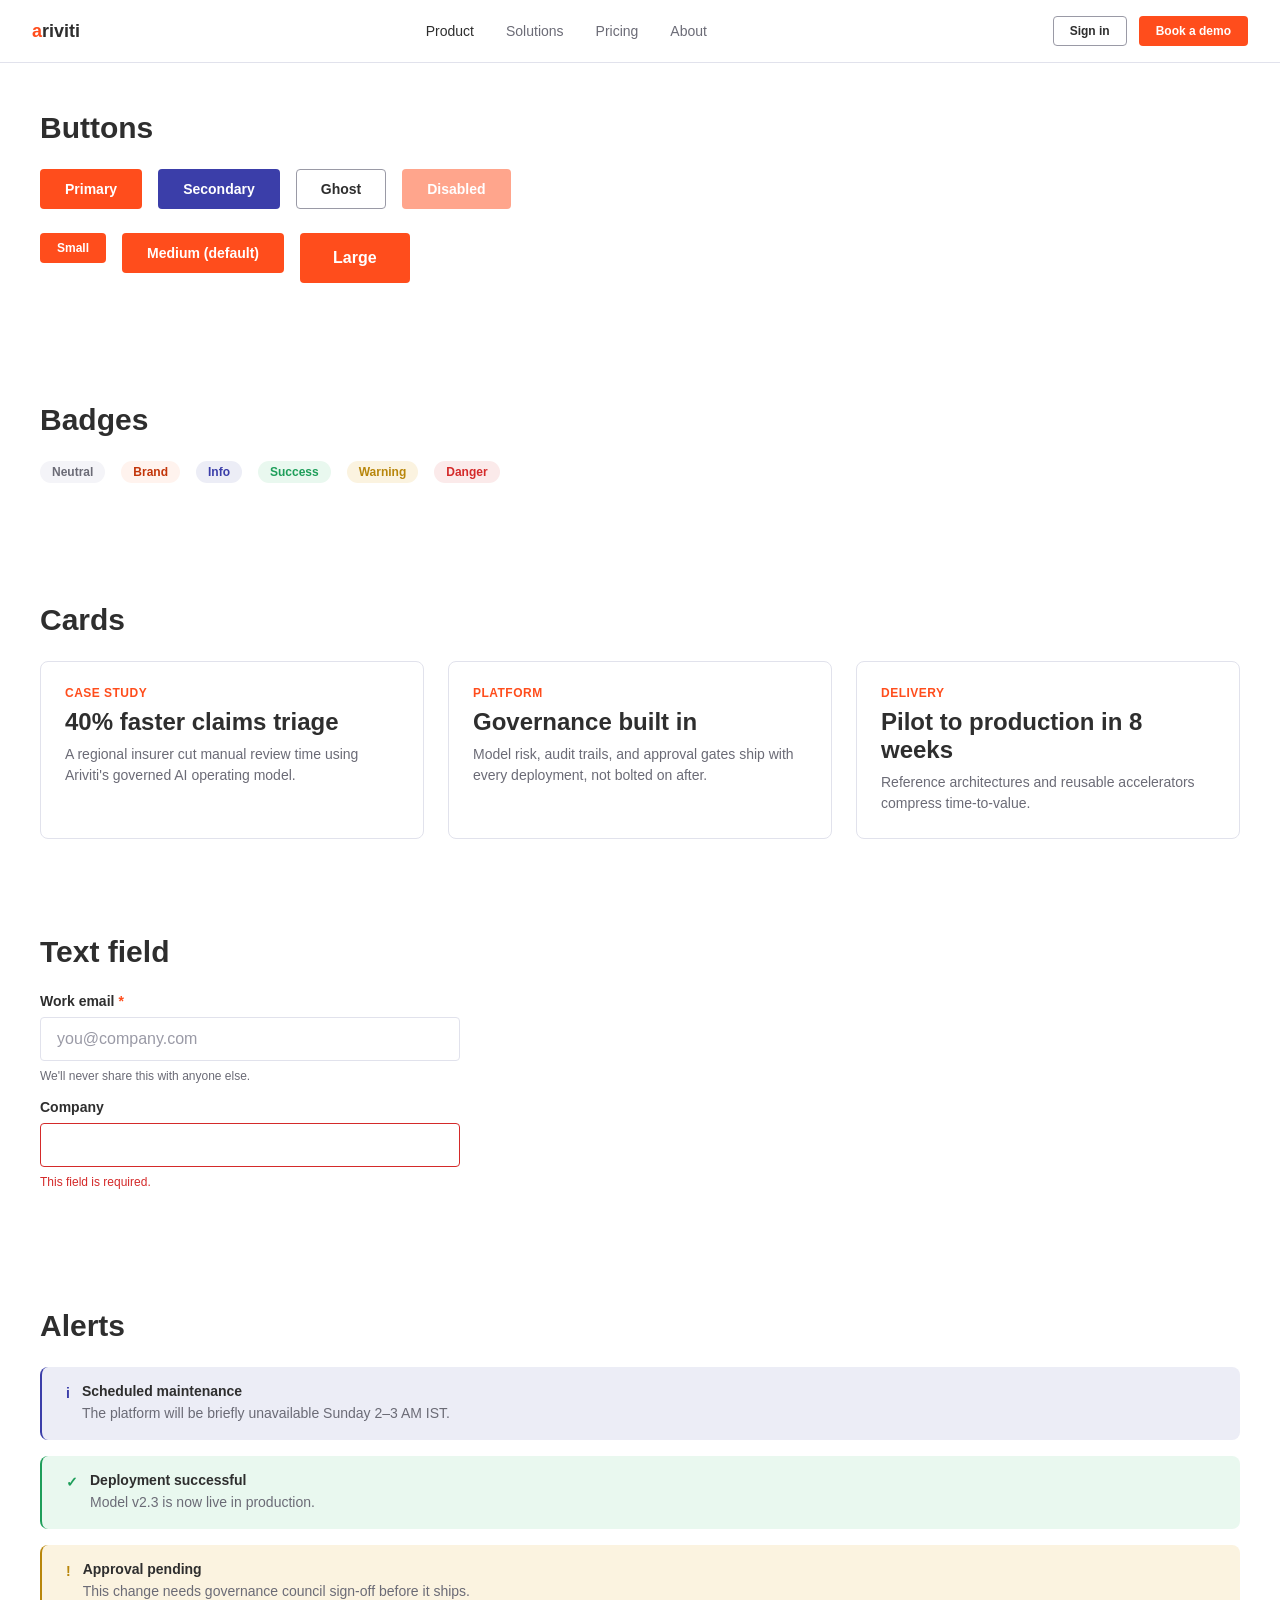
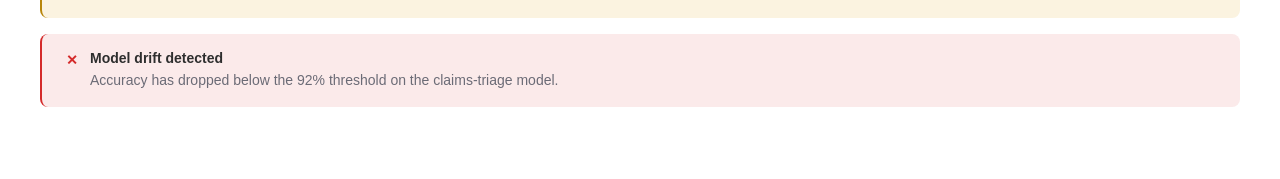
<file: 03_MOLECULE_Templates/WEB/demo/index.html>
<!DOCTYPE html>
<html lang="en">
<head>
<meta charset="UTF-8">
<title>Ariviti Component Library — Demo</title>
<link rel="stylesheet" href="../tokens/tokens.css">
<link rel="stylesheet" href="../tokens/components.css">
<style>
  body { margin: 0; font-family: var(--font-body); background: var(--color-bg-page); color: var(--color-text-primary); }
  .demo-section { max-width: var(--container-max); margin: 0 auto; padding: var(--space-7) var(--space-6); }
  .demo-section h2 { font-family: var(--font-display); font-size: var(--font-size-2xl); margin: 0 0 var(--space-5) 0; }
  .demo-row { display: flex; gap: var(--space-4); align-items: flex-start; flex-wrap: wrap; margin-bottom: var(--space-5); }
  .demo-grid { display: grid; grid-template-columns: repeat(3, 1fr); gap: var(--space-5); }
  .demo-note { font-size: var(--font-size-xs); color: var(--color-text-muted); margin: var(--space-2) 0 0 0; }
</style>
</head>
<body>

  <div class="ar-nav">
    <a class="ar-nav__brand" href="#"><span class="ar-nav__brand-accent">a</span>riviti</a>
    <ul class="ar-nav__links">
      <li><a class="ar-nav__link" href="#" aria-current="page">Product</a></li>
      <li><a class="ar-nav__link" href="#">Solutions</a></li>
      <li><a class="ar-nav__link" href="#">Pricing</a></li>
      <li><a class="ar-nav__link" href="#">About</a></li>
    </ul>
    <div class="ar-nav__actions">
      <a class="ar-btn ar-btn--ghost ar-btn--sm" href="#">Sign in</a>
      <a class="ar-btn ar-btn--primary ar-btn--sm" href="#">Book a demo</a>
    </div>
  </div>

  <div class="demo-section">
    <h2>Buttons</h2>
    <div class="demo-row">
      <button class="ar-btn ar-btn--primary">Primary</button>
      <button class="ar-btn ar-btn--secondary">Secondary</button>
      <button class="ar-btn ar-btn--ghost">Ghost</button>
      <button class="ar-btn ar-btn--primary" disabled>Disabled</button>
    </div>
    <div class="demo-row">
      <button class="ar-btn ar-btn--primary ar-btn--sm">Small</button>
      <button class="ar-btn ar-btn--primary">Medium (default)</button>
      <button class="ar-btn ar-btn--primary ar-btn--lg">Large</button>
    </div>
  </div>

  <div class="demo-section">
    <h2>Badges</h2>
    <div class="demo-row">
      <span class="ar-badge ar-badge--neutral">Neutral</span>
      <span class="ar-badge ar-badge--brand">Brand</span>
      <span class="ar-badge ar-badge--info">Info</span>
      <span class="ar-badge ar-badge--success">Success</span>
      <span class="ar-badge ar-badge--warning">Warning</span>
      <span class="ar-badge ar-badge--danger">Danger</span>
    </div>
  </div>

  <div class="demo-section">
    <h2>Cards</h2>
    <div class="demo-grid">
      <div class="ar-card ar-card--interactive">
        <p class="ar-card__eyebrow">Case Study</p>
        <h3 class="ar-card__title">40% faster claims triage</h3>
        <p class="ar-card__body">A regional insurer cut manual review time using Ariviti's governed AI operating model.</p>
      </div>
      <div class="ar-card ar-card--interactive">
        <p class="ar-card__eyebrow">Platform</p>
        <h3 class="ar-card__title">Governance built in</h3>
        <p class="ar-card__body">Model risk, audit trails, and approval gates ship with every deployment, not bolted on after.</p>
      </div>
      <div class="ar-card ar-card--interactive">
        <p class="ar-card__eyebrow">Delivery</p>
        <h3 class="ar-card__title">Pilot to production in 8 weeks</h3>
        <p class="ar-card__body">Reference architectures and reusable accelerators compress time-to-value.</p>
      </div>
    </div>
  </div>

  <div class="demo-section">
    <h2>Text field</h2>
    <div class="demo-row" style="max-width: 420px; flex-direction: column; align-items: stretch;">
      <div class="ar-field">
        <label class="ar-field__label" for="demo-email">Work email<span class="ar-field__required" aria-hidden="true">*</span></label>
        <input class="ar-input" id="demo-email" type="email" placeholder="you@company.com">
        <span class="ar-field__helper">We'll never share this with anyone else.</span>
      </div>
      <div class="ar-field">
        <label class="ar-field__label" for="demo-company">Company</label>
        <input class="ar-input" id="demo-company" type="text" aria-invalid="true">
        <span class="ar-field__error" role="alert">This field is required.</span>
      </div>
    </div>
  </div>

  <div class="demo-section">
    <h2>Alerts</h2>
    <div class="demo-row" style="flex-direction: column; align-items: stretch;">
      <div class="ar-alert ar-alert--info">
        <span class="ar-alert__icon" aria-hidden="true">i</span>
        <div><p class="ar-alert__title">Scheduled maintenance</p><p class="ar-alert__body">The platform will be briefly unavailable Sunday 2–3 AM IST.</p></div>
      </div>
      <div class="ar-alert ar-alert--success">
        <span class="ar-alert__icon" aria-hidden="true">&#10003;</span>
        <div><p class="ar-alert__title">Deployment successful</p><p class="ar-alert__body">Model v2.3 is now live in production.</p></div>
      </div>
      <div class="ar-alert ar-alert--warning">
        <span class="ar-alert__icon" aria-hidden="true">!</span>
        <div><p class="ar-alert__title">Approval pending</p><p class="ar-alert__body">This change needs governance council sign-off before it ships.</p></div>
      </div>
      <div class="ar-alert ar-alert--danger">
        <span class="ar-alert__icon" aria-hidden="true">&#10005;</span>
        <div><p class="ar-alert__title">Model drift detected</p><p class="ar-alert__body">Accuracy has dropped below the 92% threshold on the claims-triage model.</p></div>
      </div>
    </div>
  </div>

</body>
</html>
</file>
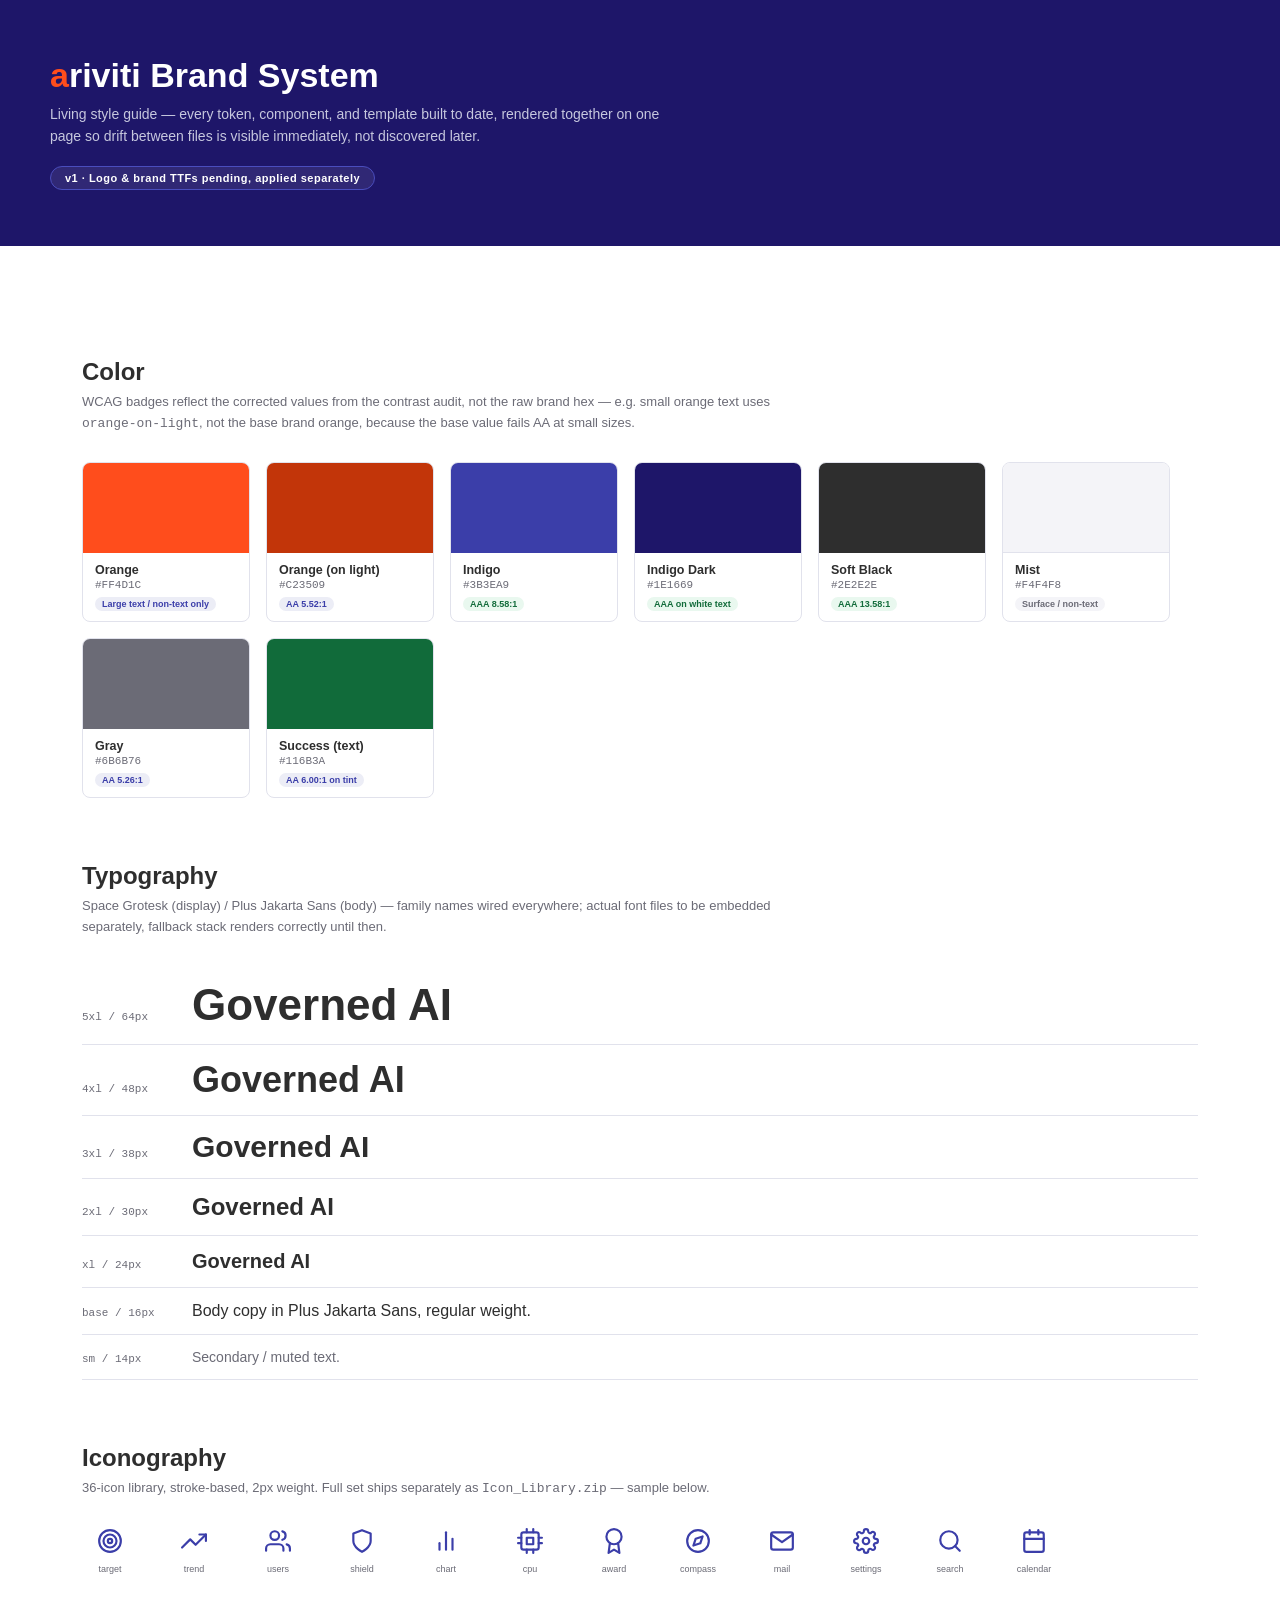
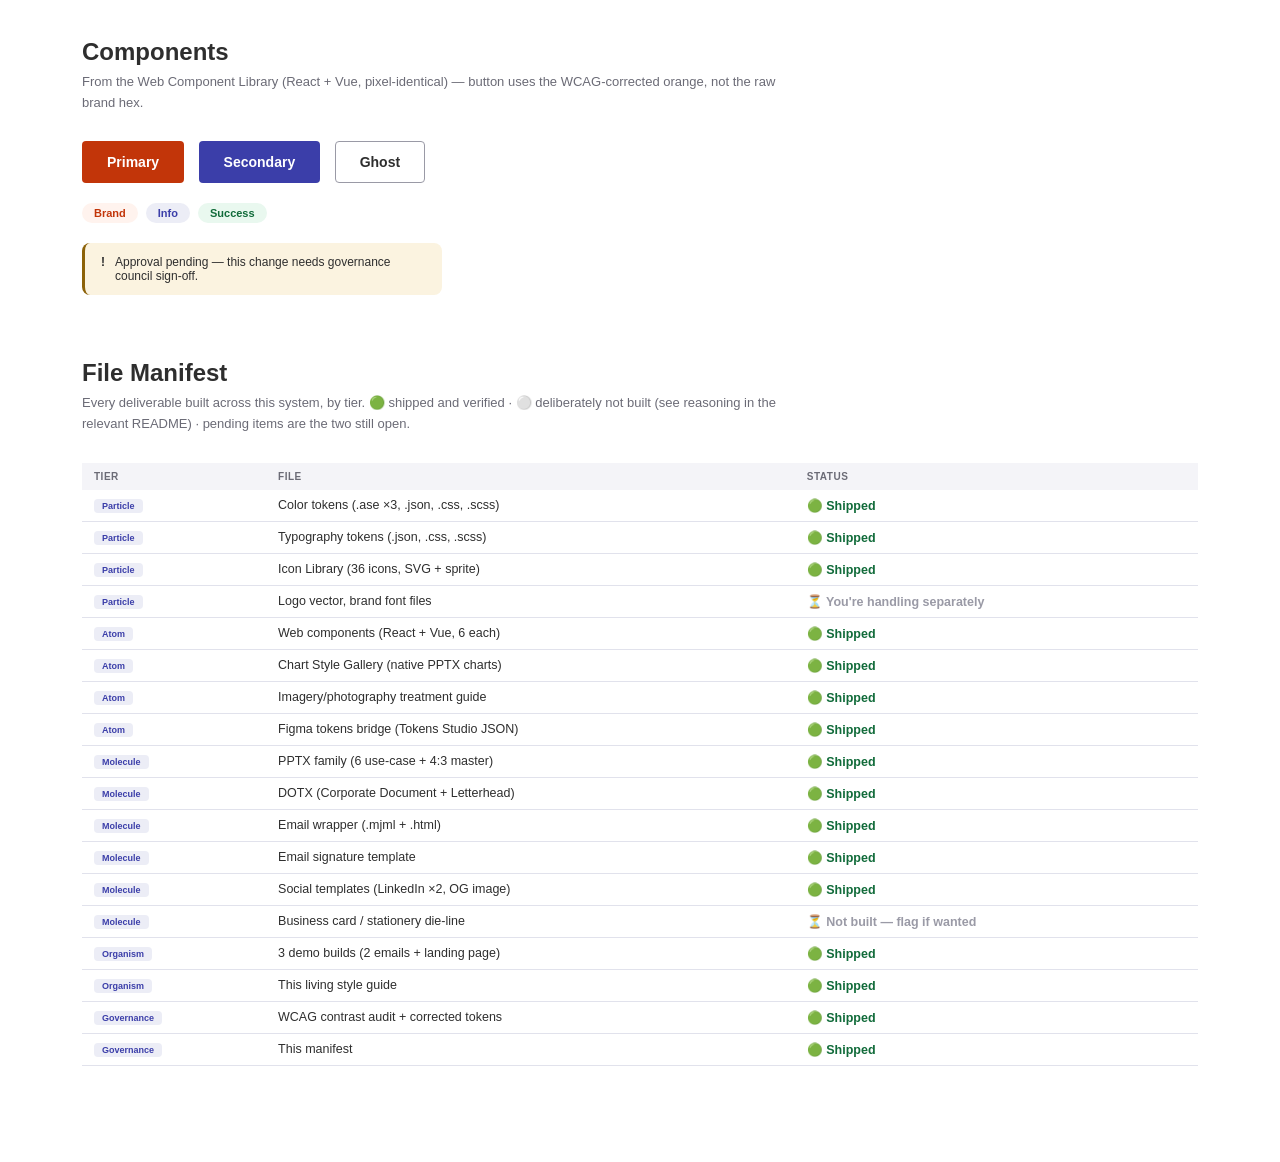
<file: 00_STRING_Governance/living-style-guide.html>
<!DOCTYPE html>
<html lang="en">
<head>
<meta charset="UTF-8">
<title>Ariviti Brand System — Living Style Guide</title>
<style>
  :root {
    --orange: #FF4D1C; --orange-on-light: #C23509; --orange-on-dark: #FF6A3D;
    --indigo: #3B3EA9; --indigo-dark: #1E1669;
    --black: #2E2E2E; --white: #FFFFFF;
    --mist: #F4F4F8; --mist-2: #ECEDF6; --line: #E1E2EC;
    --gray: #6B6B76; --gray-light: #9A9AA6;
    --success: #116B3A; --success-bg: #E9F8EF;
    --warning: #8C6209; --warning-bg: #FBF3E0;
    --danger: #A81F1F; --danger-bg: #FBEAEA;
    --font-display: "Space Grotesk", Helvetica, Arial, sans-serif;
    --font-body: "Plus Jakarta Sans", Helvetica, Arial, sans-serif;
  }
  * { box-sizing: border-box; }
  body { margin: 0; font-family: var(--font-body); color: var(--black); background: var(--white); }
  .wrap { max-width: 1180px; margin: 0 auto; padding: 48px 32px 96px 32px; }
  header.masthead { background: var(--indigo-dark); color: var(--white); padding: 56px 32px; }
  header.masthead .inner { max-width: 1180px; margin: 0 auto; }
  header.masthead h1 { font-family: var(--font-display); font-size: 34px; margin: 0 0 8px 0; }
  header.masthead p { color: #C6C7DE; font-size: 14px; margin: 0; max-width: 640px; line-height: 1.6; }
  .status-pill { display: inline-block; background: rgba(255,255,255,0.08); border: 1px solid #4A4DBD; border-radius: 999px; padding: 5px 14px; font-size: 11px; font-weight: 700; letter-spacing: 0.5px; margin-top: 18px; }

  section { margin-top: 64px; }
  section h2 { font-family: var(--font-display); font-size: 24px; margin: 0 0 6px 0; }
  section .section-note { color: var(--gray); font-size: 13px; margin: 0 0 28px 0; max-width: 720px; line-height: 1.6; }

  .swatch-grid { display: flex; flex-wrap: wrap; gap: 16px; }
  .swatch { width: 168px; border: 1px solid var(--line); border-radius: 8px; overflow: hidden; }
  .swatch .fill { height: 90px; }
  .swatch .meta { padding: 10px 12px; }
  .swatch .name { font-weight: 700; font-size: 12.5px; margin: 0 0 2px 0; }
  .swatch .hex { font-size: 11px; color: var(--gray); margin: 0; font-family: monospace; }
  .badge { display: inline-block; font-size: 9px; font-weight: 700; padding: 2px 7px; border-radius: 999px; margin-top: 6px; }
  .badge.aaa { background: var(--success-bg); color: var(--success); }
  .badge.aa { background: var(--mist-2); color: var(--indigo); }
  .badge.exempt { background: var(--mist); color: var(--gray); }

  .type-row { display: flex; align-items: baseline; gap: 20px; padding: 14px 0; border-bottom: 1px solid var(--line); }
  .type-row .label { width: 90px; flex-shrink: 0; font-size: 11px; color: var(--gray); font-family: monospace; }
  .type-row .sample { font-family: var(--font-display); font-weight: 700; }

  .icon-row { display: flex; flex-wrap: wrap; gap: 28px; }
  .icon-item { text-align: center; width: 56px; }
  .icon-item img { width: 26px; height: 26px; }
  .icon-item span { display: block; font-size: 9px; color: var(--gray); margin-top: 6px; }

  .component-grid { display: flex; gap: 32px; flex-wrap: wrap; align-items: flex-start; }
  .btn { display: inline-flex; align-items: center; font-family: var(--font-body); font-weight: 700; font-size: 14px; padding: 12px 24px; border-radius: 4px; text-decoration: none; border: 1px solid transparent; }
  .btn--primary { background: var(--orange-on-light); color: var(--white); }
  .btn--secondary { background: var(--indigo); color: var(--white); }
  .btn--ghost { border-color: var(--gray-light); color: var(--black); }
  .badge-chip { display: inline-flex; font-size: 11px; font-weight: 700; padding: 4px 12px; border-radius: 999px; margin-right: 8px; }
  .badge-chip.brand { background: #FFF3EE; color: var(--orange-on-light); }
  .badge-chip.info { background: var(--mist-2); color: var(--indigo); }
  .badge-chip.success { background: var(--success-bg); color: var(--success); }
  .alert-sample { display: flex; gap: 10px; padding: 12px 16px; border-radius: 8px; border-left: 3px solid; font-size: 12px; max-width: 360px; }
  .alert-sample.warn { background: var(--warning-bg); border-color: var(--warning); color: var(--black); }

  .file-table { width: 100%; border-collapse: collapse; font-size: 12.5px; }
  .file-table th { text-align: left; background: var(--mist); padding: 8px 12px; font-size: 10px; letter-spacing: 0.5px; color: var(--gray); text-transform: uppercase; }
  .file-table td { padding: 8px 12px; border-bottom: 1px solid var(--line); }
  .tier-tag { font-size: 9px; font-weight: 700; padding: 2px 8px; border-radius: 4px; background: var(--mist-2); color: var(--indigo); }
  .status-done { color: var(--success); font-weight: 700; }
  .status-open { color: var(--gray-light); font-weight: 700; }
</style>
</head>
<body>

  <header class="masthead">
    <div class="inner">
      <h1><span style="color:#FF4D1C;">a</span>riviti Brand System</h1>
      <p>Living style guide — every token, component, and template built to date, rendered together on one page so drift between files is visible immediately, not discovered later.</p>
      <span class="status-pill">v1 &middot; Logo &amp; brand TTFs pending, applied separately</span>
    </div>
  </header>

  <div class="wrap">

    <section id="color">
      <h2>Color</h2>
      <p class="section-note">WCAG badges reflect the corrected values from the contrast audit, not the raw brand hex — e.g. small orange text uses <code>orange-on-light</code>, not the base brand orange, because the base value fails AA at small sizes.</p>
      <div class="swatch-grid">
        <div class="swatch"><div class="fill" style="background:var(--orange)"></div><div class="meta"><p class="name">Orange</p><p class="hex">#FF4D1C</p><span class="badge aa">Large text / non-text only</span></div></div>
        <div class="swatch"><div class="fill" style="background:var(--orange-on-light)"></div><div class="meta"><p class="name">Orange (on light)</p><p class="hex">#C23509</p><span class="badge aa">AA 5.52:1</span></div></div>
        <div class="swatch"><div class="fill" style="background:var(--indigo)"></div><div class="meta"><p class="name">Indigo</p><p class="hex">#3B3EA9</p><span class="badge aaa">AAA 8.58:1</span></div></div>
        <div class="swatch"><div class="fill" style="background:var(--indigo-dark)"></div><div class="meta"><p class="name">Indigo Dark</p><p class="hex">#1E1669</p><span class="badge aaa">AAA on white text</span></div></div>
        <div class="swatch"><div class="fill" style="background:var(--black)"></div><div class="meta"><p class="name">Soft Black</p><p class="hex">#2E2E2E</p><span class="badge aaa">AAA 13.58:1</span></div></div>
        <div class="swatch"><div class="fill" style="background:var(--mist);border-bottom:1px solid var(--line)"></div><div class="meta"><p class="name">Mist</p><p class="hex">#F4F4F8</p><span class="badge exempt">Surface / non-text</span></div></div>
        <div class="swatch"><div class="fill" style="background:var(--gray)"></div><div class="meta"><p class="name">Gray</p><p class="hex">#6B6B76</p><span class="badge aa">AA 5.26:1</span></div></div>
        <div class="swatch"><div class="fill" style="background:var(--success);"></div><div class="meta"><p class="name">Success (text)</p><p class="hex">#116B3A</p><span class="badge aa">AA 6.00:1 on tint</span></div></div>
      </div>
    </section>

    <section id="type">
      <h2>Typography</h2>
      <p class="section-note">Space Grotesk (display) / Plus Jakarta Sans (body) — family names wired everywhere; actual font files to be embedded separately, fallback stack renders correctly until then.</p>
      <div class="type-row"><span class="label">5xl / 64px</span><span class="sample" style="font-size:44px;">Governed AI</span></div>
      <div class="type-row"><span class="label">4xl / 48px</span><span class="sample" style="font-size:36px;">Governed AI</span></div>
      <div class="type-row"><span class="label">3xl / 38px</span><span class="sample" style="font-size:30px;">Governed AI</span></div>
      <div class="type-row"><span class="label">2xl / 30px</span><span class="sample" style="font-size:24px;">Governed AI</span></div>
      <div class="type-row"><span class="label">xl / 24px</span><span class="sample" style="font-size:20px;">Governed AI</span></div>
      <div class="type-row"><span class="label">base / 16px</span><span class="sample" style="font-family:var(--font-body);font-weight:400;font-size:16px;">Body copy in Plus Jakarta Sans, regular weight.</span></div>
      <div class="type-row"><span class="label">sm / 14px</span><span class="sample" style="font-family:var(--font-body);font-weight:400;font-size:14px;color:var(--gray);">Secondary / muted text.</span></div>
    </section>

    <section id="icons">
      <h2>Iconography</h2>
      <p class="section-note">36-icon library, stroke-based, 2px weight. Full set ships separately as <code>Icon_Library.zip</code> — sample below.</p>
      <div class="icon-row" id="icon-row">
        <div class="icon-item"><img src="[data-uri]"><span>target</span></div>
        <div class="icon-item"><img src="[data-uri]"><span>trend</span></div>
        <div class="icon-item"><img src="[data-uri]"><span>users</span></div>
        <div class="icon-item"><img src="[data-uri]"><span>shield</span></div>
        <div class="icon-item"><img src="[data-uri]"><span>chart</span></div>
        <div class="icon-item"><img src="[data-uri]"><span>cpu</span></div>
        <div class="icon-item"><img src="[data-uri]"><span>award</span></div>
        <div class="icon-item"><img src="[data-uri]"><span>compass</span></div>
        <div class="icon-item"><img src="[data-uri]"><span>mail</span></div>
        <div class="icon-item"><img src="[data-uri]"><span>settings</span></div>
        <div class="icon-item"><img src="[data-uri]"><span>search</span></div>
        <div class="icon-item"><img src="[data-uri]"><span>calendar</span></div>
      </div>
    </section>

    <section id="components">
      <h2>Components</h2>
      <p class="section-note">From the Web Component Library (React + Vue, pixel-identical) — button uses the WCAG-corrected orange, not the raw brand hex.</p>
      <div class="component-grid">
        <div>
          <a class="btn btn--primary" href="#" style="margin-right:10px;">Primary</a>
          <a class="btn btn--secondary" href="#" style="margin-right:10px;">Secondary</a>
          <a class="btn btn--ghost" href="#">Ghost</a>
        </div>
      </div>
      <div class="component-grid" style="margin-top:20px;">
        <div><span class="badge-chip brand">Brand</span><span class="badge-chip info">Info</span><span class="badge-chip success">Success</span></div>
      </div>
      <div class="component-grid" style="margin-top:20px;">
        <div class="alert-sample warn"><strong>!</strong><span>Approval pending — this change needs governance council sign-off.</span></div>
      </div>
    </section>

    <section id="manifest">
      <h2>File Manifest</h2>
      <p class="section-note">Every deliverable built across this system, by tier. 🟢 shipped and verified · ⚪ deliberately not built (see reasoning in the relevant README) · pending items are the two still open.</p>
      <table class="file-table">
        <tr><th>Tier</th><th>File</th><th>Status</th></tr>
        <tr><td><span class="tier-tag">Particle</span></td><td>Color tokens (.ase ×3, .json, .css, .scss)</td><td class="status-done">🟢 Shipped</td></tr>
        <tr><td><span class="tier-tag">Particle</span></td><td>Typography tokens (.json, .css, .scss)</td><td class="status-done">🟢 Shipped</td></tr>
        <tr><td><span class="tier-tag">Particle</span></td><td>Icon Library (36 icons, SVG + sprite)</td><td class="status-done">🟢 Shipped</td></tr>
        <tr><td><span class="tier-tag">Particle</span></td><td>Logo vector, brand font files</td><td class="status-open">⏳ You're handling separately</td></tr>
        <tr><td><span class="tier-tag">Atom</span></td><td>Web components (React + Vue, 6 each)</td><td class="status-done">🟢 Shipped</td></tr>
        <tr><td><span class="tier-tag">Atom</span></td><td>Chart Style Gallery (native PPTX charts)</td><td class="status-done">🟢 Shipped</td></tr>
        <tr><td><span class="tier-tag">Atom</span></td><td>Imagery/photography treatment guide</td><td class="status-done">🟢 Shipped</td></tr>
        <tr><td><span class="tier-tag">Atom</span></td><td>Figma tokens bridge (Tokens Studio JSON)</td><td class="status-done">🟢 Shipped</td></tr>
        <tr><td><span class="tier-tag">Molecule</span></td><td>PPTX family (6 use-case + 4:3 master)</td><td class="status-done">🟢 Shipped</td></tr>
        <tr><td><span class="tier-tag">Molecule</span></td><td>DOTX (Corporate Document + Letterhead)</td><td class="status-done">🟢 Shipped</td></tr>
        <tr><td><span class="tier-tag">Molecule</span></td><td>Email wrapper (.mjml + .html)</td><td class="status-done">🟢 Shipped</td></tr>
        <tr><td><span class="tier-tag">Molecule</span></td><td>Email signature template</td><td class="status-done">🟢 Shipped</td></tr>
        <tr><td><span class="tier-tag">Molecule</span></td><td>Social templates (LinkedIn ×2, OG image)</td><td class="status-done">🟢 Shipped</td></tr>
        <tr><td><span class="tier-tag">Molecule</span></td><td>Business card / stationery die-line</td><td class="status-open">⏳ Not built — flag if wanted</td></tr>
        <tr><td><span class="tier-tag">Organism</span></td><td>3 demo builds (2 emails + landing page)</td><td class="status-done">🟢 Shipped</td></tr>
        <tr><td><span class="tier-tag">Organism</span></td><td>This living style guide</td><td class="status-done">🟢 Shipped</td></tr>
        <tr><td><span class="tier-tag">Governance</span></td><td>WCAG contrast audit + corrected tokens</td><td class="status-done">🟢 Shipped</td></tr>
        <tr><td><span class="tier-tag">Governance</span></td><td>This manifest</td><td class="status-done">🟢 Shipped</td></tr>
      </table>
    </section>

  </div>

</body>
</html>
</file>
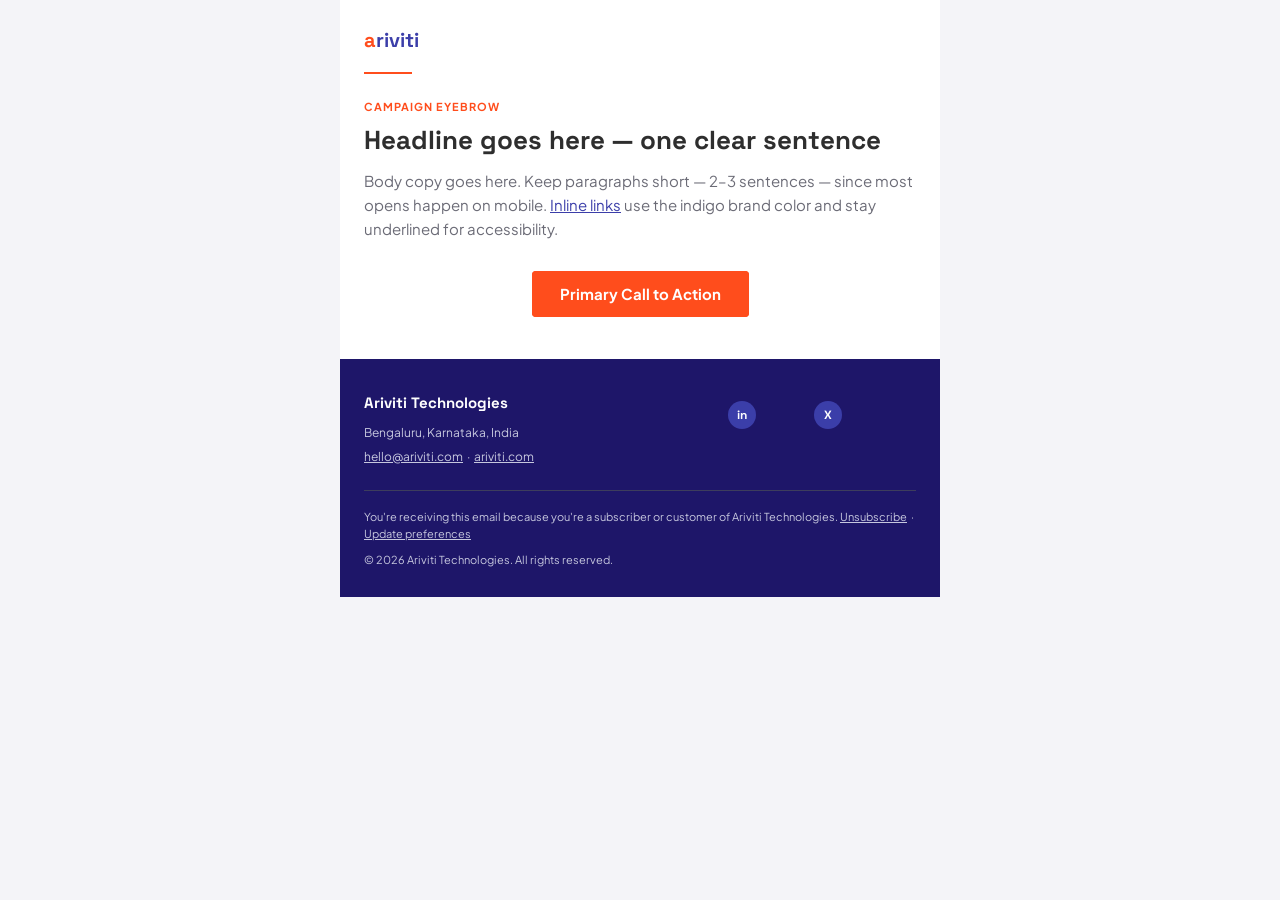
<file: 03_MOLECULE_Templates/WEB/Email_Header_Footer_Wrapper.html>
<!doctype html>
<html lang="und" dir="auto" xmlns="http://www.w3.org/1999/xhtml" xmlns:v="urn:schemas-microsoft-com:vml" xmlns:o="urn:schemas-microsoft-com:office:office">

<head>
  <title>Ariviti Email Template</title>
  <!--[if !mso]><!-->
  <meta http-equiv="X-UA-Compatible" content="IE=edge">
  <!--<![endif]-->
  <meta http-equiv="Content-Type" content="text/html; charset=UTF-8">
  <meta name="viewport" content="width=device-width, initial-scale=1">
  <style type="text/css">
    #outlook a {
      padding: 0;
    }

    body {
      margin: 0;
      padding: 0;
      -webkit-text-size-adjust: 100%;
      -ms-text-size-adjust: 100%;
    }

    table,
    td {
      border-collapse: collapse;
      mso-table-lspace: 0pt;
      mso-table-rspace: 0pt;
    }

    img {
      border: 0;
      height: auto;
      line-height: 100%;
      outline: none;
      text-decoration: none;
      -ms-interpolation-mode: bicubic;
    }

    p {
      display: block;
      margin: 13px 0;
    }
  </style>
  <!--[if mso]>
    <noscript>
    <xml>
    <o:OfficeDocumentSettings>
      <o:AllowPNG/>
      <o:PixelsPerInch>96</o:PixelsPerInch>
    </o:OfficeDocumentSettings>
    </xml>
    </noscript>
    <![endif]-->
  <!--[if lte mso 11]>
    <style type="text/css">
      .mj-outlook-group-fix { width:100% !important; }
    </style>
    <![endif]-->
  <!--[if !mso]><!-->
  <link href="https://fonts.googleapis.com/css2?family=Space+Grotesk:wght@500;700&display=swap" rel="stylesheet" type="text/css">
  <link href="https://fonts.googleapis.com/css2?family=Plus+Jakarta+Sans:wght@400;500;700&display=swap" rel="stylesheet" type="text/css">
  <style type="text/css">
    @import url(https://fonts.googleapis.com/css2?family=Space+Grotesk:wght@500;700&display=swap);
    @import url(https://fonts.googleapis.com/css2?family=Plus+Jakarta+Sans:wght@400;500;700&display=swap);
  </style>
  <!--<![endif]-->
  <style type="text/css">
    @media only screen and (min-width:480px) {
      .mj-column-per-100 {
        width: 100% !important;
        max-width: 100%;
      }

      .mj-column-per-60 {
        width: 60% !important;
        max-width: 60%;
      }

      .mj-column-per-40 {
        width: 40% !important;
        max-width: 40%;
      }
    }
  </style>
  <style media="screen and (min-width:480px)">
    .moz-text-html .mj-column-per-100 {
      width: 100% !important;
      max-width: 100%;
    }

    .moz-text-html .mj-column-per-60 {
      width: 60% !important;
      max-width: 60%;
    }

    .moz-text-html .mj-column-per-40 {
      width: 40% !important;
      max-width: 40%;
    }
  </style>
  <style type="text/css">
    /* Underline-free links inside text blocks; buttons keep their own styling */
    a.body-link {
      color: #3B3EA9;
      text-decoration: underline;
    }

    .hairline {
      border-top: 1px solid #E1E2EC;
      font-size: 1px;
    }

    .hairline-dark {
      border-top: 1px solid #3D3D5C;
      font-size: 1px;
    }
  </style>
  <!-- Web fonts: render in Apple Mail, Gmail (web/Android/iOS), Yahoo, most modern clients.
         Outlook desktop (Windows) ignores @import and always falls back to the mj-all fallback stack below. -->
</head>

<body style="word-spacing:normal;background-color:#F4F4F8;">
  <div style="display:none;font-size:1px;color:#ffffff;line-height:1px;max-height:0px;max-width:0px;opacity:0;overflow:hidden;">Preheader text goes here — summarize the email in one line (hidden in most clients' inbox preview).</div>
  <div aria-label="Ariviti Email Template" aria-roledescription="email" role="article" lang="und" dir="auto" style="word-spacing:normal;background-color:#F4F4F8;">
    <!-- ============================================================
         HEADER — brand mark, fixed on every send. Do not edit per-campaign.
         ============================================================ -->
    <!--[if mso | IE]><table align="center" border="0" cellpadding="0" cellspacing="0" class="" role="presentation" style="width:600px;" width="600" bgcolor="#FFFFFF" ><tr><td style="line-height:0px;font-size:0px;mso-line-height-rule:exactly;"><![endif]-->
    <div style="background:#FFFFFF;background-color:#FFFFFF;margin:0px auto;max-width:600px;">
      <table align="center" border="0" cellpadding="0" cellspacing="0" role="presentation" style="background:#FFFFFF;background-color:#FFFFFF;width:100%;">
        <tbody>
          <tr>
            <td style="direction:ltr;font-size:0px;padding:24px 24px 16px 24px;text-align:center;">
              <!--[if mso | IE]><table role="presentation" border="0" cellpadding="0" cellspacing="0"><tr><td class="" style="vertical-align:top;width:552px;" ><![endif]-->
              <div class="mj-column-per-100 mj-outlook-group-fix" style="font-size:0px;text-align:left;direction:ltr;display:inline-block;vertical-align:top;width:100%;">
                <table border="0" cellpadding="0" cellspacing="0" role="presentation" style="vertical-align:top;" width="100%">
                  <tbody>
                    <tr>
                      <td align="left" style="font-size:0px;padding:0;word-break:break-word;">
                        <div style="font-family:Space Grotesk, Helvetica, Arial, sans-serif;font-size:20px;font-weight:700;line-height:1.6;text-align:left;color:#2E2E2E;"><span style="color:#FF4D1C;">a</span><span style="color:#3B3EA9;">riviti</span></div>
                      </td>
                    </tr>
                  </tbody>
                </table>
              </div>
              <!--[if mso | IE]></td></tr></table><![endif]-->
            </td>
          </tr>
        </tbody>
      </table>
    </div>
    <!--[if mso | IE]></td></tr></table><table align="center" border="0" cellpadding="0" cellspacing="0" class="" role="presentation" style="width:600px;" width="600" bgcolor="#FFFFFF" ><tr><td style="line-height:0px;font-size:0px;mso-line-height-rule:exactly;"><![endif]-->
    <div style="background:#FFFFFF;background-color:#FFFFFF;margin:0px auto;max-width:600px;">
      <table align="center" border="0" cellpadding="0" cellspacing="0" role="presentation" style="background:#FFFFFF;background-color:#FFFFFF;width:100%;">
        <tbody>
          <tr>
            <td style="direction:ltr;font-size:0px;padding:0 24px 24px 24px;text-align:center;">
              <!--[if mso | IE]><table role="presentation" border="0" cellpadding="0" cellspacing="0"><tr><td class="" style="vertical-align:top;width:552px;" ><![endif]-->
              <div class="mj-column-per-100 mj-outlook-group-fix" style="font-size:0px;text-align:left;direction:ltr;display:inline-block;vertical-align:top;width:100%;">
                <table border="0" cellpadding="0" cellspacing="0" role="presentation" style="vertical-align:top;" width="100%">
                  <tbody>
                    <tr>
                      <td align="left" style="font-size:0px;padding:0;word-break:break-word;">
                        <p style="border-top:solid 2px #FF4D1C;font-size:1px;margin:0px;width:48px;">
                        </p>
                        <!--[if mso | IE]><table align="left" border="0" cellpadding="0" cellspacing="0" style="border-top:solid 2px #FF4D1C;font-size:1px;margin:0px;width:48px;" role="presentation" width="48px" ><tr><td style="height:0;line-height:0;"> &nbsp;
</td></tr></table><![endif]-->
                      </td>
                    </tr>
                  </tbody>
                </table>
              </div>
              <!--[if mso | IE]></td></tr></table><![endif]-->
            </td>
          </tr>
        </tbody>
      </table>
    </div>
    <!--[if mso | IE]></td></tr></table><![endif]-->
    <!-- ============================================================
         CONTENT AREA — replace everything between the markers below
         with the campaign's actual content. Keep the 600px column
         width and 24px side padding so it aligns with the header/footer.
         ============================================================ --><!-- CONTENT:START -->
    <!--[if mso | IE]><table align="center" border="0" cellpadding="0" cellspacing="0" class="" role="presentation" style="width:600px;" width="600" bgcolor="#FFFFFF" ><tr><td style="line-height:0px;font-size:0px;mso-line-height-rule:exactly;"><![endif]-->
    <div style="background:#FFFFFF;background-color:#FFFFFF;margin:0px auto;max-width:600px;">
      <table align="center" border="0" cellpadding="0" cellspacing="0" role="presentation" style="background:#FFFFFF;background-color:#FFFFFF;width:100%;">
        <tbody>
          <tr>
            <td style="direction:ltr;font-size:0px;padding:0 24px 32px 24px;text-align:center;">
              <!--[if mso | IE]><table role="presentation" border="0" cellpadding="0" cellspacing="0"><tr><td class="" style="vertical-align:top;width:552px;" ><![endif]-->
              <div class="mj-column-per-100 mj-outlook-group-fix" style="font-size:0px;text-align:left;direction:ltr;display:inline-block;vertical-align:top;width:100%;">
                <table border="0" cellpadding="0" cellspacing="0" role="presentation" style="vertical-align:top;" width="100%">
                  <tbody>
                    <tr>
                      <td align="left" style="font-size:0px;padding:0 0 8px 0;word-break:break-word;">
                        <div style="font-family:Plus Jakarta Sans, Helvetica, Arial, sans-serif;font-size:11px;font-weight:700;letter-spacing:1px;line-height:1.6;text-align:left;text-transform:uppercase;color:#FF4D1C;">Campaign Eyebrow</div>
                      </td>
                    </tr>
                    <tr>
                      <td align="left" style="font-size:0px;padding:0 0 12px 0;word-break:break-word;">
                        <div style="font-family:Space Grotesk, Helvetica, Arial, sans-serif;font-size:26px;font-weight:700;line-height:1.3;text-align:left;color:#2E2E2E;">Headline goes here — one clear sentence</div>
                      </td>
                    </tr>
                    <tr>
                      <td align="left" style="font-size:0px;padding:0 0 20px 0;word-break:break-word;">
                        <div style="font-family:Plus Jakarta Sans, Helvetica, Arial, sans-serif;font-size:15px;line-height:1.6;text-align:left;color:#6B6B76;">Body copy goes here. Keep paragraphs short — 2–3 sentences — since most opens happen on mobile. <a class="body-link" href="#">Inline links</a> use the indigo brand color and stay underlined for accessibility.</div>
                      </td>
                    </tr>
                    <tr>
                      <td align="center" style="font-size:0px;padding:10px 25px;word-break:break-word;">
                        <table border="0" cellpadding="0" cellspacing="0" role="presentation" style="border-collapse:separate;line-height:100%;">
                          <tbody>
                            <tr>
                              <td align="center" bgcolor="#FF4D1C" role="presentation" style="border:none;border-radius:4px;cursor:auto;mso-padding-alt:14px 28px;background:#FF4D1C;" valign="middle">
                                <a href="#" style="display:inline-block;background:#FF4D1C;color:#FFFFFF;font-family:Plus Jakarta Sans, Helvetica, Arial, sans-serif;font-size:15px;font-weight:700;line-height:120%;margin:0;text-decoration:none;text-transform:none;padding:14px 28px;mso-padding-alt:0px;border-radius:4px;" target="_blank"> Primary Call to Action </a>
                              </td>
                            </tr>
                          </tbody>
                        </table>
                      </td>
                    </tr>
                  </tbody>
                </table>
              </div>
              <!--[if mso | IE]></td></tr></table><![endif]-->
            </td>
          </tr>
        </tbody>
      </table>
    </div>
    <!--[if mso | IE]></td></tr></table><![endif]-->
    <!-- CONTENT:END --><!-- ============================================================
         FOOTER — fixed on every send. Do not edit per-campaign.
         ============================================================ -->
    <!--[if mso | IE]><table align="center" border="0" cellpadding="0" cellspacing="0" class="" role="presentation" style="width:600px;" width="600" bgcolor="#1E1669" ><tr><td style="line-height:0px;font-size:0px;mso-line-height-rule:exactly;"><![endif]-->
    <div style="background:#1E1669;background-color:#1E1669;margin:0px auto;max-width:600px;">
      <table align="center" border="0" cellpadding="0" cellspacing="0" role="presentation" style="background:#1E1669;background-color:#1E1669;width:100%;">
        <tbody>
          <tr>
            <td style="direction:ltr;font-size:0px;padding:32px 24px 24px 24px;text-align:center;">
              <!--[if mso | IE]><table role="presentation" border="0" cellpadding="0" cellspacing="0"><tr><td class="" style="vertical-align:top;width:331px;" ><![endif]-->
              <div class="mj-column-per-60 mj-outlook-group-fix" style="font-size:0px;text-align:left;direction:ltr;display:inline-block;vertical-align:top;width:100%;">
                <table border="0" cellpadding="0" cellspacing="0" role="presentation" style="vertical-align:top;" width="100%">
                  <tbody>
                    <tr>
                      <td align="left" style="font-size:0px;padding:0 0 8px 0;word-break:break-word;">
                        <div style="font-family:Space Grotesk, Helvetica, Arial, sans-serif;font-size:15px;font-weight:700;line-height:1.6;text-align:left;color:#FFFFFF;">Ariviti Technologies</div>
                      </td>
                    </tr>
                    <tr>
                      <td align="left" style="font-size:0px;padding:0 0 4px 0;word-break:break-word;">
                        <div style="font-family:Plus Jakarta Sans, Helvetica, Arial, sans-serif;font-size:12px;line-height:1.6;text-align:left;color:#C6C7DE;">Bengaluru, Karnataka, India</div>
                      </td>
                    </tr>
                    <tr>
                      <td align="left" style="font-size:0px;padding:0;word-break:break-word;">
                        <div style="font-family:Plus Jakarta Sans, Helvetica, Arial, sans-serif;font-size:12px;line-height:1.6;text-align:left;color:#C6C7DE;"><a href="mailto:hello@ariviti.com" style="color:#C6C7DE; text-decoration:underline;">hello@ariviti.com</a> &nbsp;&middot;&nbsp; <a href="https://ariviti.com" style="color:#C6C7DE; text-decoration:underline;">ariviti.com</a></div>
                      </td>
                    </tr>
                  </tbody>
                </table>
              </div>
              <!--[if mso | IE]></td><td class="" style="vertical-align:top;width:221px;" ><![endif]-->
              <div class="mj-column-per-40 mj-outlook-group-fix" style="font-size:0px;text-align:left;direction:ltr;display:inline-block;vertical-align:top;width:100%;">
                <table border="0" cellpadding="0" cellspacing="0" role="presentation" style="vertical-align:top;" width="100%">
                  <tbody>
                    <tr>
                      <td align="right" style="font-size:0px;padding:10px 25px;word-break:break-word;">
                        <table cellpadding="0" cellspacing="0" width="100%" border="0" style="color:#2E2E2E;font-family:Plus Jakarta Sans, Helvetica, Arial, sans-serif;font-size:13px;line-height:22px;table-layout:auto;width:100%;border:none;">
                          <tr>
                            <td style="padding:0 0 0 8px;">
                              <a href="#" style="display:inline-block; width:28px; height:28px; line-height:28px; text-align:center; background-color:#3B3EA9; border-radius:50%; color:#FFFFFF; font-family:Space Grotesk, Helvetica, Arial, sans-serif; font-weight:700; font-size:12px; text-decoration:none;">in</a>
                            </td>
                            <td style="padding:0 0 0 8px;">
                              <a href="#" style="display:inline-block; width:28px; height:28px; line-height:28px; text-align:center; background-color:#3B3EA9; border-radius:50%; color:#FFFFFF; font-family:Space Grotesk, Helvetica, Arial, sans-serif; font-weight:700; font-size:12px; text-decoration:none;">X</a>
                            </td>
                          </tr>
                        </table>
                      </td>
                    </tr>
                  </tbody>
                </table>
              </div>
              <!--[if mso | IE]></td></tr></table><![endif]-->
            </td>
          </tr>
        </tbody>
      </table>
    </div>
    <!--[if mso | IE]></td></tr></table><table align="center" border="0" cellpadding="0" cellspacing="0" class="" role="presentation" style="width:600px;" width="600" bgcolor="#1E1669" ><tr><td style="line-height:0px;font-size:0px;mso-line-height-rule:exactly;"><![endif]-->
    <div style="background:#1E1669;background-color:#1E1669;margin:0px auto;max-width:600px;">
      <table align="center" border="0" cellpadding="0" cellspacing="0" role="presentation" style="background:#1E1669;background-color:#1E1669;width:100%;">
        <tbody>
          <tr>
            <td style="direction:ltr;font-size:0px;padding:0 24px 28px 24px;text-align:center;">
              <!--[if mso | IE]><table role="presentation" border="0" cellpadding="0" cellspacing="0"><tr><td class="" style="vertical-align:top;width:552px;" ><![endif]-->
              <div class="mj-column-per-100 mj-outlook-group-fix" style="font-size:0px;text-align:left;direction:ltr;display:inline-block;vertical-align:top;width:100%;">
                <table border="0" cellpadding="0" cellspacing="0" role="presentation" style="vertical-align:top;" width="100%">
                  <tbody>
                    <div class="hairline-dark">&nbsp;</div>
                    <tr>
                      <td style="font-size:0px;word-break:break-word;">
                        <div style="height:16px;line-height:16px;">&#8202;</div>
                      </td>
                    </tr>
                    <tr>
                      <td align="left" style="font-size:0px;padding:0;word-break:break-word;">
                        <div style="font-family:Plus Jakarta Sans, Helvetica, Arial, sans-serif;font-size:11px;line-height:1.6;text-align:left;color:#C6C7DE;">You're receiving this email because you're a subscriber or customer of Ariviti Technologies. <a href="#" style="color:#C6C7DE; text-decoration:underline;">Unsubscribe</a> &nbsp;&middot;&nbsp; <a href="#" style="color:#C6C7DE; text-decoration:underline;">Update preferences</a></div>
                      </td>
                    </tr>
                    <tr>
                      <td align="left" style="font-size:0px;padding:8px 0 0 0;word-break:break-word;">
                        <div style="font-family:Plus Jakarta Sans, Helvetica, Arial, sans-serif;font-size:11px;line-height:1.6;text-align:left;color:#C6C7DE;">&copy; 2026 Ariviti Technologies. All rights reserved.</div>
                      </td>
                    </tr>
                  </tbody>
                </table>
              </div>
              <!--[if mso | IE]></td></tr></table><![endif]-->
            </td>
          </tr>
        </tbody>
      </table>
    </div>
    <!--[if mso | IE]></td></tr></table><![endif]-->
  </div>
</body>

</html>
</file>
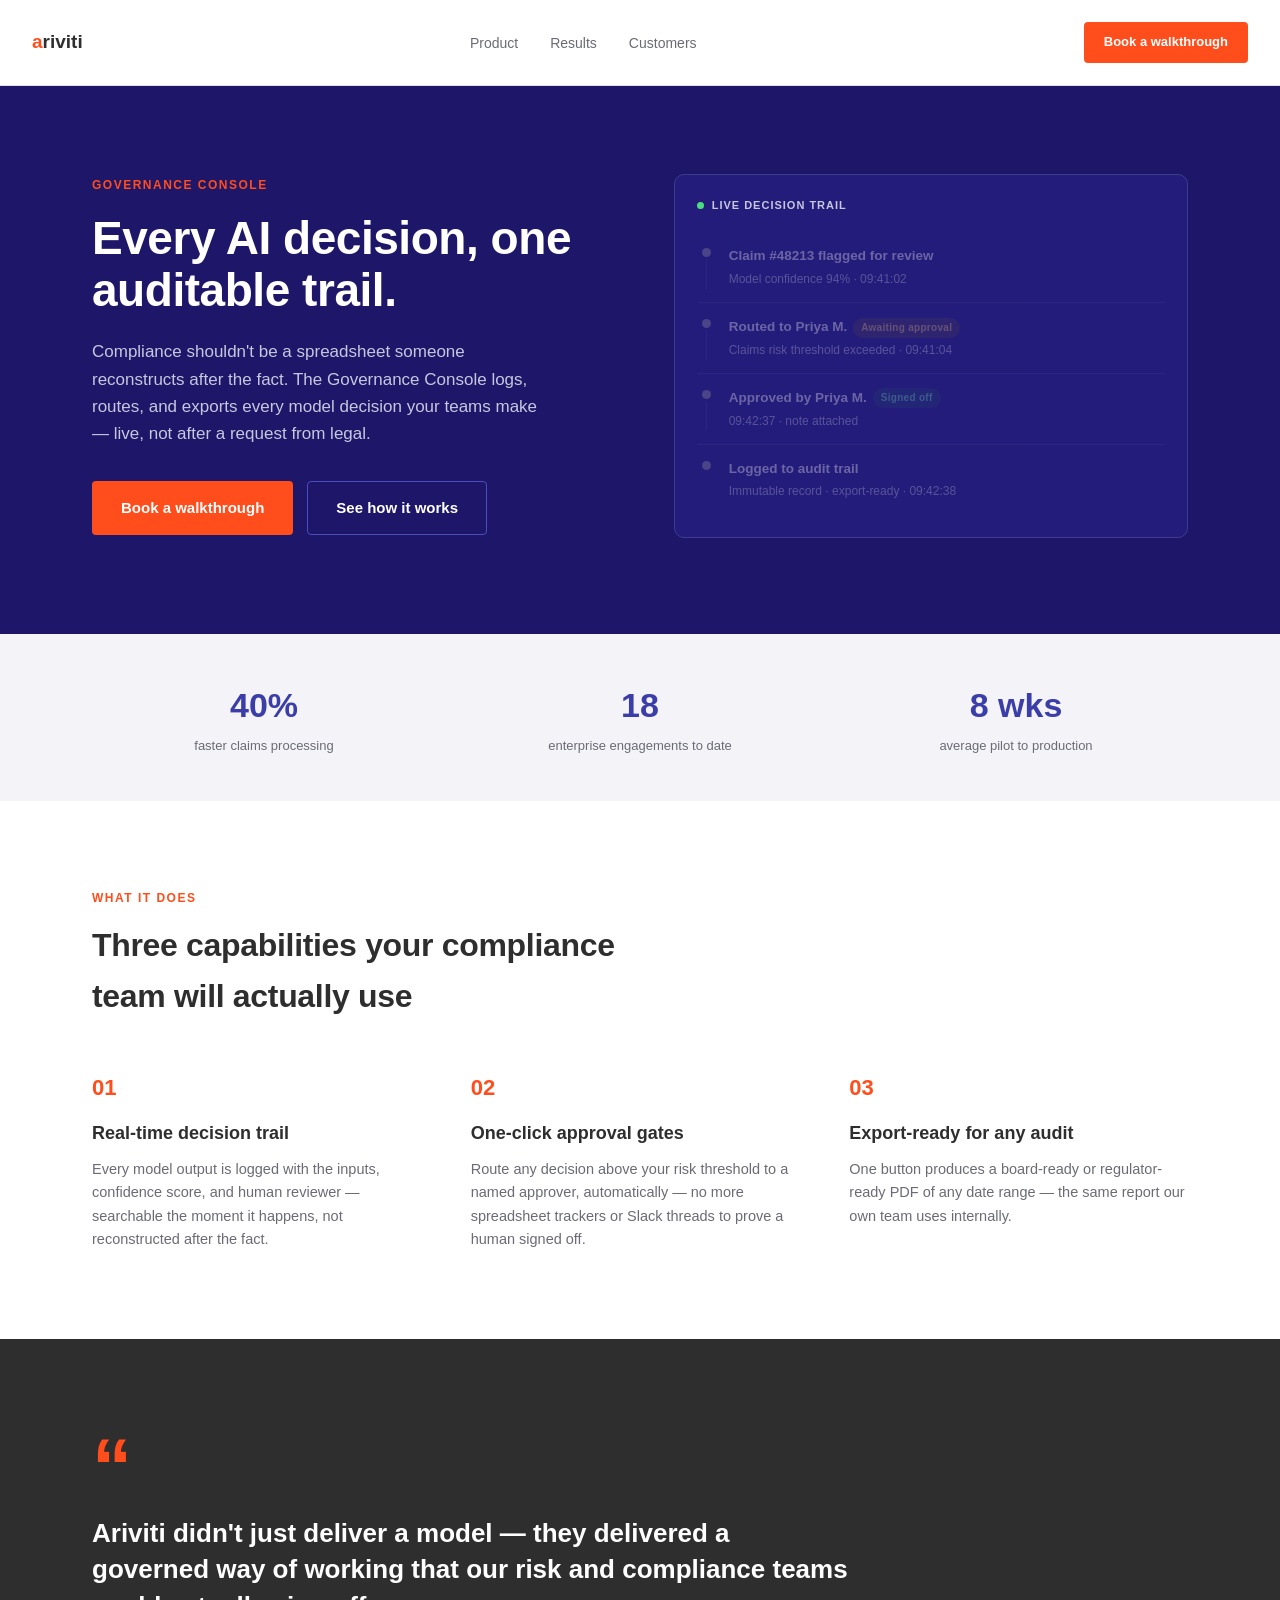
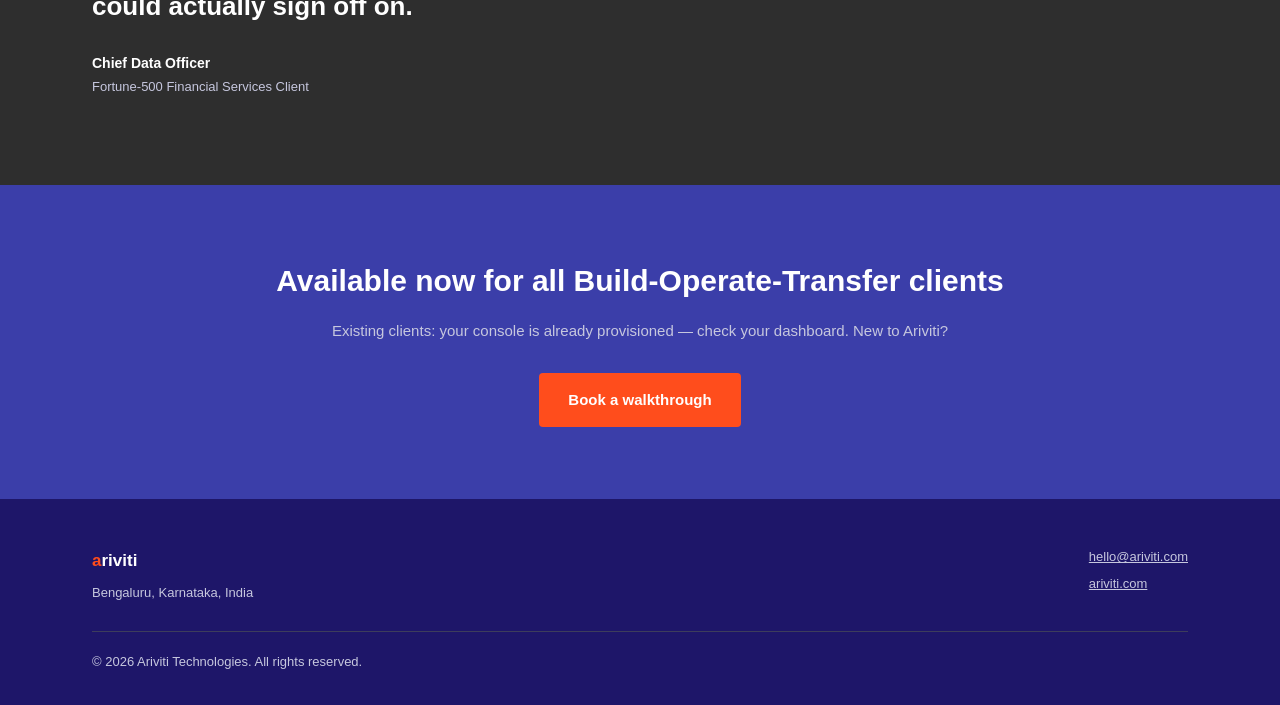
<file: 04_COMPOUND_References/HTML/Demo_Landing_Page.html>
<!DOCTYPE html>
<html lang="en">
<head>
<meta charset="UTF-8">
<meta name="viewport" content="width=device-width, initial-scale=1.0">
<title>Governance Console — Ariviti</title>
<style>
  :root {
    --orange: #FF4D1C;
    --orange-hover: #E8420F;
    --indigo: #3B3EA9;
    --indigo-dark: #1E1669;
    --black: #2E2E2E;
    --white: #FFFFFF;
    --mist: #F4F4F8;
    --mist-2: #ECEDF6;
    --line: #E1E2EC;
    --gray: #6B6B76;
    --gray-light: #9A9AA6;
    --on-dark-muted: #C6C7DE;
    --font-display: "Space Grotesk", Helvetica, Arial, sans-serif;
    --font-body: "Plus Jakarta Sans", Helvetica, Arial, sans-serif;
  }
  * { box-sizing: border-box; }
  body {
    margin: 0;
    font-family: var(--font-body);
    color: var(--black);
    background: var(--white);
    line-height: 1.6;
  }
  a { color: inherit; }
  .wrap { max-width: 1160px; margin: 0 auto; padding: 0 32px; }
  @media (max-width: 640px) { .wrap { padding: 0 20px; } }

  /* ---------------- NAV ---------------- */
  .nav {
    display: flex; align-items: center; justify-content: space-between;
    padding: 22px 32px; border-bottom: 1px solid var(--line);
  }
  .nav__brand { font-family: var(--font-display); font-weight: 700; font-size: 19px; text-decoration: none; color: var(--black); }
  .nav__brand span { color: var(--orange); }
  .nav__links { display: flex; gap: 32px; list-style: none; margin: 0; padding: 0; }
  .nav__links a { font-size: 14px; font-weight: 500; color: var(--gray); text-decoration: none; transition: color .15s; }
  .nav__links a:hover { color: var(--black); }
  .nav__cta {
    display: inline-flex; align-items: center; font-family: var(--font-body); font-weight: 700; font-size: 13px;
    background: var(--orange); color: var(--white); padding: 10px 20px; border-radius: 4px; text-decoration: none;
    transition: background-color .15s;
  }
  .nav__cta:hover { background: var(--orange-hover); }
  @media (max-width: 780px) { .nav__links { display: none; } }

  /* ---------------- HERO ---------------- */
  .hero {
    background: var(--indigo-dark);
    color: var(--white);
    padding: 88px 0 96px 0;
    overflow: hidden;
  }
  .hero__grid { display: flex; align-items: center; gap: 64px; }
  .hero__grid > div:first-child { flex: 1.05; }
  .hero__grid > div:last-child { flex: 0.95; }
  @media (max-width: 900px) { .hero__grid { flex-direction: column; gap: 56px; } }

  .hero__eyebrow {
    font-family: var(--font-body); font-weight: 700; font-size: 12px; letter-spacing: 1.5px;
    text-transform: uppercase; color: var(--orange); margin: 0 0 18px 0;
  }
  .hero h1 {
    font-family: var(--font-display); font-weight: 700; font-size: 46px; line-height: 1.12;
    letter-spacing: -0.01em; margin: 0 0 22px 0;
  }
  @media (max-width: 640px) { .hero h1 { font-size: 34px; } }
  .hero p.lead { font-size: 17px; color: var(--on-dark-muted); max-width: 460px; margin: 0 0 34px 0; }
  .hero__actions { display: flex; gap: 14px; flex-wrap: wrap; }
  .btn {
    display: inline-flex; align-items: center; justify-content: center; gap: 8px;
    font-family: var(--font-body); font-weight: 700; font-size: 15px;
    padding: 14px 28px; border-radius: 4px; text-decoration: none; border: 1px solid transparent;
    transition: background-color .15s, border-color .15s, transform .1s;
  }
  .btn:active { transform: translateY(1px); }
  .btn--primary { background: var(--orange); color: var(--white); }
  .btn--primary:hover { background: var(--orange-hover); }
  .btn--outline { border-color: #4A4DBD; color: var(--white); }
  .btn--outline:hover { background: rgba(255,255,255,0.06); }

  /* ---------------- SIGNATURE ELEMENT: live decision trail ---------------- */
  .trail {
    background: #241C7A;
    border: 1px solid #3D3D8C;
    border-radius: 10px;
    padding: 22px;
  }
  .trail__label {
    display: flex; align-items: center; gap: 8px;
    font-size: 11px; font-weight: 700; letter-spacing: 1px; text-transform: uppercase;
    color: var(--on-dark-muted); margin-bottom: 18px;
  }
  .trail__dot { width: 7px; height: 7px; border-radius: 50%; background: #4ADE80; animation: pulse 2s ease-in-out infinite; }
  @keyframes pulse { 0%,100% { opacity: 1; } 50% { opacity: 0.35; } }

  .trail__event {
    display: flex; gap: 12px;
    padding: 13px 0; opacity: 0.32; transition: opacity .4s;
  }
  .trail__event > .trail__rail { flex: 0 0 20px; }
  .trail__event > div:last-child { flex: 1; }
  .trail__event:not(:last-child) { border-bottom: 1px solid #3D3D8C; }
  .trail__rail { display: flex; flex-direction: column; align-items: center; }
  .trail__node { width: 9px; height: 9px; border-radius: 50%; background: var(--gray-light); margin-top: 3px; transition: background-color .4s, box-shadow .4s; }
  .trail__stem { flex: 1; width: 1px; background: #3D3D8C; margin-top: 2px; }
  .trail__title { font-size: 13.5px; font-weight: 700; color: var(--white); margin: 0 0 3px 0; }
  .trail__meta { font-size: 12px; color: var(--on-dark-muted); margin: 0; }
  .trail__badge {
    display: inline-block; font-size: 10px; font-weight: 700; letter-spacing: 0.3px;
    padding: 2px 8px; border-radius: 999px; margin-left: 6px; vertical-align: middle;
  }
  .trail__badge--wait { background: rgba(184,134,11,0.25); color: #F0C36B; }
  .trail__badge--ok   { background: rgba(30,158,90,0.25); color: #6FE0A6; }

  .trail__event { animation: trail-cycle 8s ease-in-out infinite; }
  .trail__event:nth-child(1) { animation-delay: 0s; }
  .trail__event:nth-child(2) { animation-delay: 2s; }
  .trail__event:nth-child(3) { animation-delay: 4s; }
  .trail__event:nth-child(4) { animation-delay: 6s; }
  @keyframes trail-cycle {
    0%   { opacity: 0.32; }
    6%   { opacity: 1; }
    22%  { opacity: 1; }
    30%  { opacity: 0.32; }
    100% { opacity: 0.32; }
  }
  .trail__event:nth-child(1) .trail__node { animation: node-glow 8s ease-in-out infinite; animation-delay: 0s; }
  .trail__event:nth-child(2) .trail__node { animation: node-glow 8s ease-in-out infinite; animation-delay: 2s; }
  .trail__event:nth-child(3) .trail__node { animation: node-glow 8s ease-in-out infinite; animation-delay: 4s; }
  .trail__event:nth-child(4) .trail__node { animation: node-glow 8s ease-in-out infinite; animation-delay: 6s; }
  @keyframes node-glow {
    0%   { background: var(--gray-light); box-shadow: none; }
    6%   { background: var(--orange); box-shadow: 0 0 0 4px rgba(255,77,28,0.25); }
    30%  { background: var(--orange); box-shadow: 0 0 0 4px rgba(255,77,28,0.25); }
    36%  { background: var(--gray-light); box-shadow: none; }
    100% { background: var(--gray-light); box-shadow: none; }
  }

  @media (prefers-reduced-motion: reduce) {
    .trail__event, .trail__node, .trail__dot { animation: none !important; opacity: 1 !important; }
    .trail__event:nth-child(1) .trail__node,
    .trail__event:nth-child(3) .trail__node { background: var(--orange); }
  }

  /* ---------------- PROOF BAND ---------------- */
  .proof { background: var(--mist); padding: 44px 0; }
  .proof__grid { display: flex; gap: 32px; text-align: center; }
  .proof__grid > div { flex: 1; }
  @media (max-width: 640px) { .proof__grid { flex-direction: column; gap: 28px; } }
  .proof__num { font-family: var(--font-display); font-weight: 700; font-size: 34px; color: var(--indigo); margin: 0; }
  .proof__label { font-size: 13px; color: var(--gray); margin: 4px 0 0 0; }

  /* ---------------- CAPABILITIES ---------------- */
  .section { padding: 88px 0; }
  .section__eyebrow {
    font-weight: 700; font-size: 12px; letter-spacing: 1.5px; text-transform: uppercase; color: var(--orange);
    margin: 0 0 12px 0;
  }
  .section h2 {
    font-family: var(--font-display); font-weight: 700; font-size: 32px; letter-spacing: -0.01em;
    margin: 0 0 48px 0; max-width: 560px;
  }
  .cap__grid { display: flex; gap: 40px; }
  .cap__grid > div { flex: 1; }
  @media (max-width: 860px) { .cap__grid { flex-direction: column; gap: 36px; } }
  .cap__num { font-family: var(--font-display); font-weight: 700; font-size: 22px; color: var(--orange); margin: 0 0 14px 0; }
  .cap__title { font-family: var(--font-display); font-weight: 700; font-size: 18px; margin: 0 0 10px 0; }
  .cap__body { font-size: 14.5px; color: var(--gray); margin: 0; }

  /* ---------------- TESTIMONIAL ---------------- */
  .quote { background: var(--black); color: var(--white); padding: 88px 0; }
  .quote__mark { font-family: var(--font-display); font-weight: 700; font-size: 80px; color: var(--orange); line-height: 1; margin: 0 0 8px 0; }
  .quote p.text {
    font-family: var(--font-display); font-weight: 700; font-size: 26px; line-height: 1.4;
    max-width: 760px; margin: 0 0 28px 0;
  }
  @media (max-width: 640px) { .quote p.text { font-size: 20px; } }
  .quote__attr-name { font-size: 14px; font-weight: 700; margin: 0; }
  .quote__attr-role { font-size: 13px; color: var(--on-dark-muted); margin: 2px 0 0 0; }

  /* ---------------- FINAL CTA ---------------- */
  .final-cta { background: var(--indigo); color: var(--white); padding: 72px 0; text-align: center; }
  .final-cta h2 { font-family: var(--font-display); font-weight: 700; font-size: 30px; margin: 0 0 14px 0; }
  .final-cta p { color: var(--on-dark-muted); font-size: 15px; margin: 0 0 30px 0; }

  /* ---------------- FOOTER ---------------- */
  .footer { background: var(--indigo-dark); color: var(--on-dark-muted); padding: 48px 0 32px 0; font-size: 13px; }
  .footer__grid { display: flex; justify-content: space-between; flex-wrap: wrap; gap: 24px; margin-bottom: 28px; }
  .footer__brand { font-family: var(--font-display); font-weight: 700; font-size: 17px; color: var(--white); margin: 0 0 8px 0; }
  .footer__brand span { color: var(--orange); }
  .footer hr { border: none; border-top: 1px solid #3D3D5C; margin: 0 0 20px 0; }
  .footer a { color: var(--on-dark-muted); text-decoration: underline; }

  :focus-visible { outline: 2px solid var(--orange); outline-offset: 2px; }
</style>
</head>
<body>

  <nav class="nav">
    <a class="nav__brand" href="#"><span>a</span>riviti</a>
    <ul class="nav__links">
      <li><a href="#capabilities">Product</a></li>
      <li><a href="#proof">Results</a></li>
      <li><a href="#quote">Customers</a></li>
    </ul>
    <a class="nav__cta" href="#final-cta">Book a walkthrough</a>
  </nav>

  <header class="hero">
    <div class="wrap hero__grid">
      <div>
        <p class="hero__eyebrow">Governance Console</p>
        <h1>Every AI decision, one auditable trail.</h1>
        <p class="lead">
          Compliance shouldn't be a spreadsheet someone reconstructs after the fact. The Governance Console
          logs, routes, and exports every model decision your teams make — live, not after a request from legal.
        </p>
        <div class="hero__actions">
          <a class="btn btn--primary" href="#final-cta">Book a walkthrough</a>
          <a class="btn btn--outline" href="#capabilities">See how it works</a>
        </div>
      </div>

      <!-- SIGNATURE ELEMENT: a live decision trail — what the product actually does,
           rendered as the hero itself rather than an abstract stat block. -->
      <div class="trail" role="img" aria-label="Animated example of a governed AI decision moving through the Governance Console: flagged, scored, routed for approval, and logged to the audit trail.">
        <div class="trail__label"><span class="trail__dot"></span> Live decision trail</div>

        <div class="trail__event">
          <div class="trail__rail"><div class="trail__node"></div><div class="trail__stem"></div></div>
          <div>
            <p class="trail__title">Claim #48213 flagged for review</p>
            <p class="trail__meta">Model confidence 94% &middot; 09:41:02</p>
          </div>
        </div>

        <div class="trail__event">
          <div class="trail__rail"><div class="trail__node"></div><div class="trail__stem"></div></div>
          <div>
            <p class="trail__title">Routed to Priya M.<span class="trail__badge trail__badge--wait">Awaiting approval</span></p>
            <p class="trail__meta">Claims risk threshold exceeded &middot; 09:41:04</p>
          </div>
        </div>

        <div class="trail__event">
          <div class="trail__rail"><div class="trail__node"></div><div class="trail__stem"></div></div>
          <div>
            <p class="trail__title">Approved by Priya M.<span class="trail__badge trail__badge--ok">Signed off</span></p>
            <p class="trail__meta">09:42:37 &middot; note attached</p>
          </div>
        </div>

        <div class="trail__event">
          <div class="trail__rail"><div class="trail__node"></div></div>
          <div>
            <p class="trail__title">Logged to audit trail</p>
            <p class="trail__meta">Immutable record &middot; export-ready &middot; 09:42:38</p>
          </div>
        </div>
      </div>
    </div>
  </header>

  <section class="proof" id="proof">
    <div class="wrap proof__grid">
      <div><p class="proof__num">40%</p><p class="proof__label">faster claims processing</p></div>
      <div><p class="proof__num">18</p><p class="proof__label">enterprise engagements to date</p></div>
      <div><p class="proof__num">8 wks</p><p class="proof__label">average pilot to production</p></div>
    </div>
  </section>

  <section class="section" id="capabilities">
    <div class="wrap">
      <p class="section__eyebrow">What it does</p>
      <h2>Three capabilities your compliance team will actually use</h2>
      <div class="cap__grid">
        <div>
          <p class="cap__num">01</p>
          <h3 class="cap__title">Real-time decision trail</h3>
          <p class="cap__body">Every model output is logged with the inputs, confidence score, and human reviewer — searchable the moment it happens, not reconstructed after the fact.</p>
        </div>
        <div>
          <p class="cap__num">02</p>
          <h3 class="cap__title">One-click approval gates</h3>
          <p class="cap__body">Route any decision above your risk threshold to a named approver, automatically — no more spreadsheet trackers or Slack threads to prove a human signed off.</p>
        </div>
        <div>
          <p class="cap__num">03</p>
          <h3 class="cap__title">Export-ready for any audit</h3>
          <p class="cap__body">One button produces a board-ready or regulator-ready PDF of any date range — the same report our own team uses internally.</p>
        </div>
      </div>
    </div>
  </section>

  <section class="quote" id="quote">
    <div class="wrap">
      <p class="quote__mark">&ldquo;</p>
      <p class="text">Ariviti didn't just deliver a model — they delivered a governed way of working that our risk and compliance teams could actually sign off on.</p>
      <p class="quote__attr-name">Chief Data Officer</p>
      <p class="quote__attr-role">Fortune-500 Financial Services Client</p>
    </div>
  </section>

  <section class="final-cta" id="final-cta">
    <div class="wrap">
      <h2>Available now for all Build-Operate-Transfer clients</h2>
      <p>Existing clients: your console is already provisioned — check your dashboard. New to Ariviti?</p>
      <a class="btn btn--primary" href="#">Book a walkthrough</a>
    </div>
  </section>

  <footer class="footer">
    <div class="wrap">
      <div class="footer__grid">
        <div>
          <p class="footer__brand"><span>a</span>riviti</p>
          <p style="margin:0;">Bengaluru, Karnataka, India</p>
        </div>
        <div>
          <p style="margin:0 0 6px 0;"><a href="mailto:hello@ariviti.com">hello@ariviti.com</a></p>
          <p style="margin:0;"><a href="https://ariviti.com">ariviti.com</a></p>
        </div>
      </div>
      <hr>
      <p style="margin:0;">&copy; 2026 Ariviti Technologies. All rights reserved.</p>
    </div>
  </footer>

</body>
</html>
</file>
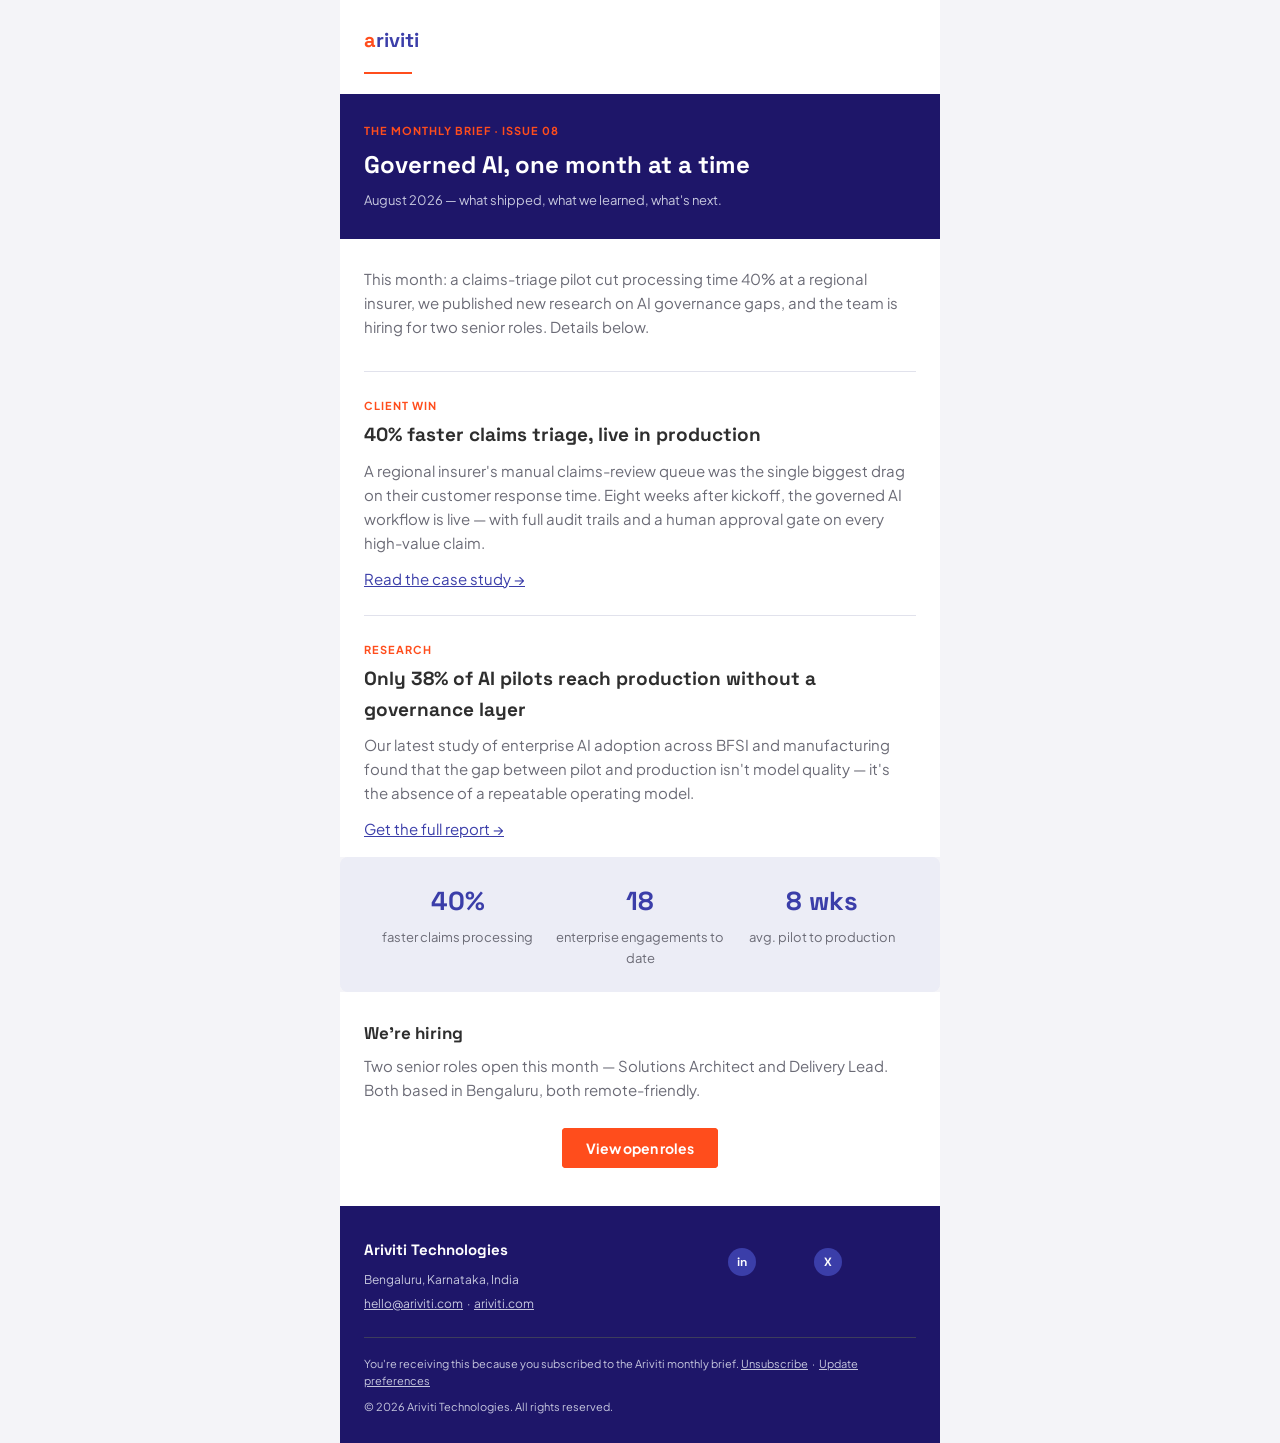
<file: 04_COMPOUND_References/HTML/Demo_Monthly_Newsletter_Live.html>
<!doctype html>
<html lang="und" dir="auto" xmlns="http://www.w3.org/1999/xhtml" xmlns:v="urn:schemas-microsoft-com:vml" xmlns:o="urn:schemas-microsoft-com:office:office">

<head>
  <title>The W.A.V.E. Brief — August 2026</title>
  <!--[if !mso]><!-->
  <meta http-equiv="X-UA-Compatible" content="IE=edge">
  <!--<![endif]-->
  <meta http-equiv="Content-Type" content="text/html; charset=UTF-8">
  <meta name="viewport" content="width=device-width, initial-scale=1">
  <style type="text/css">
    #outlook a {
      padding: 0;
    }

    body {
      margin: 0;
      padding: 0;
      -webkit-text-size-adjust: 100%;
      -ms-text-size-adjust: 100%;
    }

    table,
    td {
      border-collapse: collapse;
      mso-table-lspace: 0pt;
      mso-table-rspace: 0pt;
    }

    img {
      border: 0;
      height: auto;
      line-height: 100%;
      outline: none;
      text-decoration: none;
      -ms-interpolation-mode: bicubic;
    }

    p {
      display: block;
      margin: 13px 0;
    }
  </style>
  <!--[if mso]>
    <noscript>
    <xml>
    <o:OfficeDocumentSettings>
      <o:AllowPNG/>
      <o:PixelsPerInch>96</o:PixelsPerInch>
    </o:OfficeDocumentSettings>
    </xml>
    </noscript>
    <![endif]-->
  <!--[if lte mso 11]>
    <style type="text/css">
      .mj-outlook-group-fix { width:100% !important; }
    </style>
    <![endif]-->
  <!--[if !mso]><!-->
  <link href="https://fonts.googleapis.com/css2?family=Space+Grotesk:wght@500;700&display=swap" rel="stylesheet" type="text/css">
  <link href="https://fonts.googleapis.com/css2?family=Plus+Jakarta+Sans:wght@400;500;700&display=swap" rel="stylesheet" type="text/css">
  <style type="text/css">
    @import url(https://fonts.googleapis.com/css2?family=Space+Grotesk:wght@500;700&display=swap);
    @import url(https://fonts.googleapis.com/css2?family=Plus+Jakarta+Sans:wght@400;500;700&display=swap);
  </style>
  <!--<![endif]-->
  <style type="text/css">
    @media only screen and (min-width:480px) {
      .mj-column-per-100 {
        width: 100% !important;
        max-width: 100%;
      }

      .mj-column-per-33 {
        width: 33% !important;
        max-width: 33%;
      }

      .mj-column-per-60 {
        width: 60% !important;
        max-width: 60%;
      }

      .mj-column-per-40 {
        width: 40% !important;
        max-width: 40%;
      }
    }
  </style>
  <style media="screen and (min-width:480px)">
    .moz-text-html .mj-column-per-100 {
      width: 100% !important;
      max-width: 100%;
    }

    .moz-text-html .mj-column-per-33 {
      width: 33% !important;
      max-width: 33%;
    }

    .moz-text-html .mj-column-per-60 {
      width: 60% !important;
      max-width: 60%;
    }

    .moz-text-html .mj-column-per-40 {
      width: 40% !important;
      max-width: 40%;
    }
  </style>
  <style type="text/css">
    a.body-link {
      color: #3B3EA9;
      text-decoration: underline;
    }

    .hairline {
      border-top: 1px solid #E1E2EC;
      font-size: 1px;
    }

    .hairline-dark {
      border-top: 1px solid #3D3D5C;
      font-size: 1px;
    }
  </style>
</head>

<body style="word-spacing:normal;background-color:#F4F4F8;">
  <div style="display:none;font-size:1px;color:#ffffff;line-height:1px;max-height:0px;max-width:0px;opacity:0;overflow:hidden;">Governed AI adoption data, a client win in claims triage, and what we're reading this month.</div>
  <div aria-label="The W.A.V.E. Brief — August 2026" aria-roledescription="email" role="article" lang="und" dir="auto" style="word-spacing:normal;background-color:#F4F4F8;">
    <!-- HEADER -->
    <!--[if mso | IE]><table align="center" border="0" cellpadding="0" cellspacing="0" class="" role="presentation" style="width:600px;" width="600" bgcolor="#FFFFFF" ><tr><td style="line-height:0px;font-size:0px;mso-line-height-rule:exactly;"><![endif]-->
    <div style="background:#FFFFFF;background-color:#FFFFFF;margin:0px auto;max-width:600px;">
      <table align="center" border="0" cellpadding="0" cellspacing="0" role="presentation" style="background:#FFFFFF;background-color:#FFFFFF;width:100%;">
        <tbody>
          <tr>
            <td style="direction:ltr;font-size:0px;padding:24px 24px 16px 24px;text-align:center;">
              <!--[if mso | IE]><table role="presentation" border="0" cellpadding="0" cellspacing="0"><tr><td class="" style="vertical-align:top;width:552px;" ><![endif]-->
              <div class="mj-column-per-100 mj-outlook-group-fix" style="font-size:0px;text-align:left;direction:ltr;display:inline-block;vertical-align:top;width:100%;">
                <table border="0" cellpadding="0" cellspacing="0" role="presentation" style="vertical-align:top;" width="100%">
                  <tbody>
                    <tr>
                      <td align="left" style="font-size:0px;padding:0;word-break:break-word;">
                        <div style="font-family:Space Grotesk, Helvetica, Arial, sans-serif;font-size:20px;font-weight:700;line-height:1.6;text-align:left;color:#2E2E2E;"><span style="color:#FF4D1C;">a</span><span style="color:#3B3EA9;">riviti</span></div>
                      </td>
                    </tr>
                  </tbody>
                </table>
              </div>
              <!--[if mso | IE]></td></tr></table><![endif]-->
            </td>
          </tr>
        </tbody>
      </table>
    </div>
    <!--[if mso | IE]></td></tr></table><table align="center" border="0" cellpadding="0" cellspacing="0" class="" role="presentation" style="width:600px;" width="600" bgcolor="#FFFFFF" ><tr><td style="line-height:0px;font-size:0px;mso-line-height-rule:exactly;"><![endif]-->
    <div style="background:#FFFFFF;background-color:#FFFFFF;margin:0px auto;max-width:600px;">
      <table align="center" border="0" cellpadding="0" cellspacing="0" role="presentation" style="background:#FFFFFF;background-color:#FFFFFF;width:100%;">
        <tbody>
          <tr>
            <td style="direction:ltr;font-size:0px;padding:0 24px 20px 24px;text-align:center;">
              <!--[if mso | IE]><table role="presentation" border="0" cellpadding="0" cellspacing="0"><tr><td class="" style="vertical-align:top;width:552px;" ><![endif]-->
              <div class="mj-column-per-100 mj-outlook-group-fix" style="font-size:0px;text-align:left;direction:ltr;display:inline-block;vertical-align:top;width:100%;">
                <table border="0" cellpadding="0" cellspacing="0" role="presentation" style="vertical-align:top;" width="100%">
                  <tbody>
                    <tr>
                      <td align="left" style="font-size:0px;padding:0;word-break:break-word;">
                        <p style="border-top:solid 2px #FF4D1C;font-size:1px;margin:0px;width:48px;">
                        </p>
                        <!--[if mso | IE]><table align="left" border="0" cellpadding="0" cellspacing="0" style="border-top:solid 2px #FF4D1C;font-size:1px;margin:0px;width:48px;" role="presentation" width="48px" ><tr><td style="height:0;line-height:0;"> &nbsp;
</td></tr></table><![endif]-->
                      </td>
                    </tr>
                  </tbody>
                </table>
              </div>
              <!--[if mso | IE]></td></tr></table><![endif]-->
            </td>
          </tr>
        </tbody>
      </table>
    </div>
    <!--[if mso | IE]></td></tr></table><![endif]-->
    <!-- MASTHEAD -->
    <!--[if mso | IE]><table align="center" border="0" cellpadding="0" cellspacing="0" class="" role="presentation" style="width:600px;" width="600" bgcolor="#1E1669" ><tr><td style="line-height:0px;font-size:0px;mso-line-height-rule:exactly;"><![endif]-->
    <div style="background:#1E1669;background-color:#1E1669;margin:0px auto;max-width:600px;">
      <table align="center" border="0" cellpadding="0" cellspacing="0" role="presentation" style="background:#1E1669;background-color:#1E1669;width:100%;">
        <tbody>
          <tr>
            <td style="direction:ltr;font-size:0px;padding:28px 24px;text-align:center;">
              <!--[if mso | IE]><table role="presentation" border="0" cellpadding="0" cellspacing="0"><tr><td class="" style="vertical-align:top;width:552px;" ><![endif]-->
              <div class="mj-column-per-100 mj-outlook-group-fix" style="font-size:0px;text-align:left;direction:ltr;display:inline-block;vertical-align:top;width:100%;">
                <table border="0" cellpadding="0" cellspacing="0" role="presentation" style="vertical-align:top;" width="100%">
                  <tbody>
                    <tr>
                      <td align="left" style="font-size:0px;padding:0 0 6px 0;word-break:break-word;">
                        <div style="font-family:Plus Jakarta Sans, Helvetica, Arial, sans-serif;font-size:11px;font-weight:700;letter-spacing:1px;line-height:1.6;text-align:left;text-transform:uppercase;color:#FF4D1C;">The Monthly Brief · Issue 08</div>
                      </td>
                    </tr>
                    <tr>
                      <td align="left" style="font-size:0px;padding:0;word-break:break-word;">
                        <div style="font-family:Space Grotesk, Helvetica, Arial, sans-serif;font-size:24px;font-weight:700;line-height:1.6;text-align:left;color:#FFFFFF;">Governed AI, one month at a time</div>
                      </td>
                    </tr>
                    <tr>
                      <td align="left" style="font-size:0px;padding:6px 0 0 0;word-break:break-word;">
                        <div style="font-family:Plus Jakarta Sans, Helvetica, Arial, sans-serif;font-size:13px;line-height:1.6;text-align:left;color:#C6C7DE;">August 2026 — what shipped, what we learned, what's next.</div>
                      </td>
                    </tr>
                  </tbody>
                </table>
              </div>
              <!--[if mso | IE]></td></tr></table><![endif]-->
            </td>
          </tr>
        </tbody>
      </table>
    </div>
    <!--[if mso | IE]></td></tr></table><![endif]-->
    <!-- INTRO -->
    <!--[if mso | IE]><table align="center" border="0" cellpadding="0" cellspacing="0" class="" role="presentation" style="width:600px;" width="600" bgcolor="#FFFFFF" ><tr><td style="line-height:0px;font-size:0px;mso-line-height-rule:exactly;"><![endif]-->
    <div style="background:#FFFFFF;background-color:#FFFFFF;margin:0px auto;max-width:600px;">
      <table align="center" border="0" cellpadding="0" cellspacing="0" role="presentation" style="background:#FFFFFF;background-color:#FFFFFF;width:100%;">
        <tbody>
          <tr>
            <td style="direction:ltr;font-size:0px;padding:28px 24px 8px 24px;text-align:center;">
              <!--[if mso | IE]><table role="presentation" border="0" cellpadding="0" cellspacing="0"><tr><td class="" style="vertical-align:top;width:552px;" ><![endif]-->
              <div class="mj-column-per-100 mj-outlook-group-fix" style="font-size:0px;text-align:left;direction:ltr;display:inline-block;vertical-align:top;width:100%;">
                <table border="0" cellpadding="0" cellspacing="0" role="presentation" style="vertical-align:top;" width="100%">
                  <tbody>
                    <tr>
                      <td align="left" style="font-size:0px;padding:0;word-break:break-word;">
                        <div style="font-family:Plus Jakarta Sans, Helvetica, Arial, sans-serif;font-size:15px;line-height:1.6;text-align:left;color:#6B6B76;">This month: a claims-triage pilot cut processing time 40% at a regional insurer, we published new research on AI governance gaps, and the team is hiring for two senior roles. Details below.</div>
                      </td>
                    </tr>
                  </tbody>
                </table>
              </div>
              <!--[if mso | IE]></td></tr></table><![endif]-->
            </td>
          </tr>
        </tbody>
      </table>
    </div>
    <!--[if mso | IE]></td></tr></table><![endif]-->
    <!-- ARTICLE 1 -->
    <!--[if mso | IE]><table align="center" border="0" cellpadding="0" cellspacing="0" class="" role="presentation" style="width:600px;" width="600" bgcolor="#FFFFFF" ><tr><td style="line-height:0px;font-size:0px;mso-line-height-rule:exactly;"><![endif]-->
    <div style="background:#FFFFFF;background-color:#FFFFFF;margin:0px auto;max-width:600px;">
      <table align="center" border="0" cellpadding="0" cellspacing="0" role="presentation" style="background:#FFFFFF;background-color:#FFFFFF;width:100%;">
        <tbody>
          <tr>
            <td style="direction:ltr;font-size:0px;padding:24px 24px 8px 24px;text-align:center;">
              <!--[if mso | IE]><table role="presentation" border="0" cellpadding="0" cellspacing="0"><tr><td class="" style="vertical-align:top;width:552px;" ><![endif]-->
              <div class="mj-column-per-100 mj-outlook-group-fix" style="font-size:0px;text-align:left;direction:ltr;display:inline-block;vertical-align:top;width:100%;">
                <table border="0" cellpadding="0" cellspacing="0" role="presentation" style="vertical-align:top;" width="100%">
                  <tbody>
                    <div class="hairline">&nbsp;</div>
                  </tbody>
                </table>
              </div>
              <!--[if mso | IE]></td></tr></table><![endif]-->
            </td>
          </tr>
        </tbody>
      </table>
    </div>
    <!--[if mso | IE]></td></tr></table><table align="center" border="0" cellpadding="0" cellspacing="0" class="" role="presentation" style="width:600px;" width="600" bgcolor="#FFFFFF" ><tr><td style="line-height:0px;font-size:0px;mso-line-height-rule:exactly;"><![endif]-->
    <div style="background:#FFFFFF;background-color:#FFFFFF;margin:0px auto;max-width:600px;">
      <table align="center" border="0" cellpadding="0" cellspacing="0" role="presentation" style="background:#FFFFFF;background-color:#FFFFFF;width:100%;">
        <tbody>
          <tr>
            <td style="direction:ltr;font-size:0px;padding:16px 24px;text-align:center;">
              <!--[if mso | IE]><table role="presentation" border="0" cellpadding="0" cellspacing="0"><tr><td class="" style="vertical-align:top;width:552px;" ><![endif]-->
              <div class="mj-column-per-100 mj-outlook-group-fix" style="font-size:0px;text-align:left;direction:ltr;display:inline-block;vertical-align:top;width:100%;">
                <table border="0" cellpadding="0" cellspacing="0" role="presentation" style="vertical-align:top;" width="100%">
                  <tbody>
                    <tr>
                      <td align="left" style="font-size:0px;padding:0 0 6px 0;word-break:break-word;">
                        <div style="font-family:Plus Jakarta Sans, Helvetica, Arial, sans-serif;font-size:11px;font-weight:700;letter-spacing:1px;line-height:1.6;text-align:left;text-transform:uppercase;color:#FF4D1C;">Client Win</div>
                      </td>
                    </tr>
                    <tr>
                      <td align="left" style="font-size:0px;padding:0 0 8px 0;word-break:break-word;">
                        <div style="font-family:Space Grotesk, Helvetica, Arial, sans-serif;font-size:19px;font-weight:700;line-height:1.6;text-align:left;color:#2E2E2E;">40% faster claims triage, live in production</div>
                      </td>
                    </tr>
                    <tr>
                      <td align="left" style="font-size:0px;padding:0 0 12px 0;word-break:break-word;">
                        <div style="font-family:Plus Jakarta Sans, Helvetica, Arial, sans-serif;font-size:15px;line-height:1.6;text-align:left;color:#6B6B76;">A regional insurer's manual claims-review queue was the single biggest drag on their customer response time. Eight weeks after kickoff, the governed AI workflow is live — with full audit trails and a human approval gate on every high-value claim.</div>
                      </td>
                    </tr>
                    <tr>
                      <td align="left" style="font-size:0px;padding:0;word-break:break-word;">
                        <div style="font-family:Plus Jakarta Sans, Helvetica, Arial, sans-serif;font-size:15px;line-height:1.6;text-align:left;color:#2E2E2E;"><a class="body-link" href="#">Read the case study &rarr;</a></div>
                      </td>
                    </tr>
                  </tbody>
                </table>
              </div>
              <!--[if mso | IE]></td></tr></table><![endif]-->
            </td>
          </tr>
        </tbody>
      </table>
    </div>
    <!--[if mso | IE]></td></tr></table><![endif]-->
    <!-- ARTICLE 2 -->
    <!--[if mso | IE]><table align="center" border="0" cellpadding="0" cellspacing="0" class="" role="presentation" style="width:600px;" width="600" bgcolor="#FFFFFF" ><tr><td style="line-height:0px;font-size:0px;mso-line-height-rule:exactly;"><![endif]-->
    <div style="background:#FFFFFF;background-color:#FFFFFF;margin:0px auto;max-width:600px;">
      <table align="center" border="0" cellpadding="0" cellspacing="0" role="presentation" style="background:#FFFFFF;background-color:#FFFFFF;width:100%;">
        <tbody>
          <tr>
            <td style="direction:ltr;font-size:0px;padding:8px 24px;text-align:center;">
              <!--[if mso | IE]><table role="presentation" border="0" cellpadding="0" cellspacing="0"><tr><td class="" style="vertical-align:top;width:552px;" ><![endif]-->
              <div class="mj-column-per-100 mj-outlook-group-fix" style="font-size:0px;text-align:left;direction:ltr;display:inline-block;vertical-align:top;width:100%;">
                <table border="0" cellpadding="0" cellspacing="0" role="presentation" style="vertical-align:top;" width="100%">
                  <tbody>
                    <div class="hairline">&nbsp;</div>
                  </tbody>
                </table>
              </div>
              <!--[if mso | IE]></td></tr></table><![endif]-->
            </td>
          </tr>
        </tbody>
      </table>
    </div>
    <!--[if mso | IE]></td></tr></table><table align="center" border="0" cellpadding="0" cellspacing="0" class="" role="presentation" style="width:600px;" width="600" bgcolor="#FFFFFF" ><tr><td style="line-height:0px;font-size:0px;mso-line-height-rule:exactly;"><![endif]-->
    <div style="background:#FFFFFF;background-color:#FFFFFF;margin:0px auto;max-width:600px;">
      <table align="center" border="0" cellpadding="0" cellspacing="0" role="presentation" style="background:#FFFFFF;background-color:#FFFFFF;width:100%;">
        <tbody>
          <tr>
            <td style="direction:ltr;font-size:0px;padding:16px 24px;text-align:center;">
              <!--[if mso | IE]><table role="presentation" border="0" cellpadding="0" cellspacing="0"><tr><td class="" style="vertical-align:top;width:552px;" ><![endif]-->
              <div class="mj-column-per-100 mj-outlook-group-fix" style="font-size:0px;text-align:left;direction:ltr;display:inline-block;vertical-align:top;width:100%;">
                <table border="0" cellpadding="0" cellspacing="0" role="presentation" style="vertical-align:top;" width="100%">
                  <tbody>
                    <tr>
                      <td align="left" style="font-size:0px;padding:0 0 6px 0;word-break:break-word;">
                        <div style="font-family:Plus Jakarta Sans, Helvetica, Arial, sans-serif;font-size:11px;font-weight:700;letter-spacing:1px;line-height:1.6;text-align:left;text-transform:uppercase;color:#FF4D1C;">Research</div>
                      </td>
                    </tr>
                    <tr>
                      <td align="left" style="font-size:0px;padding:0 0 8px 0;word-break:break-word;">
                        <div style="font-family:Space Grotesk, Helvetica, Arial, sans-serif;font-size:19px;font-weight:700;line-height:1.6;text-align:left;color:#2E2E2E;">Only 38% of AI pilots reach production without a governance layer</div>
                      </td>
                    </tr>
                    <tr>
                      <td align="left" style="font-size:0px;padding:0 0 12px 0;word-break:break-word;">
                        <div style="font-family:Plus Jakarta Sans, Helvetica, Arial, sans-serif;font-size:15px;line-height:1.6;text-align:left;color:#6B6B76;">Our latest study of enterprise AI adoption across BFSI and manufacturing found that the gap between pilot and production isn't model quality — it's the absence of a repeatable operating model.</div>
                      </td>
                    </tr>
                    <tr>
                      <td align="left" style="font-size:0px;padding:0;word-break:break-word;">
                        <div style="font-family:Plus Jakarta Sans, Helvetica, Arial, sans-serif;font-size:15px;line-height:1.6;text-align:left;color:#2E2E2E;"><a class="body-link" href="#">Get the full report &rarr;</a></div>
                      </td>
                    </tr>
                  </tbody>
                </table>
              </div>
              <!--[if mso | IE]></td></tr></table><![endif]-->
            </td>
          </tr>
        </tbody>
      </table>
    </div>
    <!--[if mso | IE]></td></tr></table><![endif]-->
    <!-- STAT CALLOUT -->
    <!--[if mso | IE]><table align="center" border="0" cellpadding="0" cellspacing="0" class="" role="presentation" style="width:600px;" width="600" bgcolor="#ECEDF6" ><tr><td style="line-height:0px;font-size:0px;mso-line-height-rule:exactly;"><![endif]-->
    <div style="background:#ECEDF6;background-color:#ECEDF6;margin:0px auto;max-width:600px;border-radius:8px;overflow:hidden;">
      <table align="center" border="0" cellpadding="0" cellspacing="0" role="presentation" style="background:#ECEDF6;background-color:#ECEDF6;width:100%;border-collapse:separate;">
        <tbody>
          <tr>
            <td style="border-radius:8px;direction:ltr;font-size:0px;padding:24px;text-align:center;">
              <!--[if mso | IE]><table role="presentation" border="0" cellpadding="0" cellspacing="0"><tr><td class="" style="vertical-align:top;width:182px;" ><![endif]-->
              <div class="mj-column-per-33 mj-outlook-group-fix" style="font-size:0px;text-align:left;direction:ltr;display:inline-block;vertical-align:top;width:100%;">
                <table border="0" cellpadding="0" cellspacing="0" role="presentation" style="vertical-align:top;" width="100%">
                  <tbody>
                    <tr>
                      <td align="center" style="font-size:0px;padding:0;word-break:break-word;">
                        <div style="font-family:Space Grotesk, Helvetica, Arial, sans-serif;font-size:26px;font-weight:700;line-height:1.6;text-align:center;color:#3B3EA9;">40%</div>
                      </td>
                    </tr>
                    <tr>
                      <td align="center" style="font-size:0px;padding:4px 4px 0 4px;word-break:break-word;">
                        <div style="font-family:Plus Jakarta Sans, Helvetica, Arial, sans-serif;font-size:13px;line-height:1.6;text-align:center;color:#6B6B76;">faster claims processing</div>
                      </td>
                    </tr>
                  </tbody>
                </table>
              </div>
              <!--[if mso | IE]></td><td class="" style="vertical-align:top;width:182px;" ><![endif]-->
              <div class="mj-column-per-33 mj-outlook-group-fix" style="font-size:0px;text-align:left;direction:ltr;display:inline-block;vertical-align:top;width:100%;">
                <table border="0" cellpadding="0" cellspacing="0" role="presentation" style="vertical-align:top;" width="100%">
                  <tbody>
                    <tr>
                      <td align="center" style="font-size:0px;padding:0;word-break:break-word;">
                        <div style="font-family:Space Grotesk, Helvetica, Arial, sans-serif;font-size:26px;font-weight:700;line-height:1.6;text-align:center;color:#3B3EA9;">18</div>
                      </td>
                    </tr>
                    <tr>
                      <td align="center" style="font-size:0px;padding:4px 4px 0 4px;word-break:break-word;">
                        <div style="font-family:Plus Jakarta Sans, Helvetica, Arial, sans-serif;font-size:13px;line-height:1.6;text-align:center;color:#6B6B76;">enterprise engagements to date</div>
                      </td>
                    </tr>
                  </tbody>
                </table>
              </div>
              <!--[if mso | IE]></td><td class="" style="vertical-align:top;width:182px;" ><![endif]-->
              <div class="mj-column-per-33 mj-outlook-group-fix" style="font-size:0px;text-align:left;direction:ltr;display:inline-block;vertical-align:top;width:100%;">
                <table border="0" cellpadding="0" cellspacing="0" role="presentation" style="vertical-align:top;" width="100%">
                  <tbody>
                    <tr>
                      <td align="center" style="font-size:0px;padding:0;word-break:break-word;">
                        <div style="font-family:Space Grotesk, Helvetica, Arial, sans-serif;font-size:26px;font-weight:700;line-height:1.6;text-align:center;color:#3B3EA9;">8 wks</div>
                      </td>
                    </tr>
                    <tr>
                      <td align="center" style="font-size:0px;padding:4px 4px 0 4px;word-break:break-word;">
                        <div style="font-family:Plus Jakarta Sans, Helvetica, Arial, sans-serif;font-size:13px;line-height:1.6;text-align:center;color:#6B6B76;">avg. pilot to production</div>
                      </td>
                    </tr>
                  </tbody>
                </table>
              </div>
              <!--[if mso | IE]></td></tr></table><![endif]-->
            </td>
          </tr>
        </tbody>
      </table>
    </div>
    <!--[if mso | IE]></td></tr></table><![endif]-->
    <!-- CTA -->
    <!--[if mso | IE]><table align="center" border="0" cellpadding="0" cellspacing="0" class="" role="presentation" style="width:600px;" width="600" bgcolor="#FFFFFF" ><tr><td style="line-height:0px;font-size:0px;mso-line-height-rule:exactly;"><![endif]-->
    <div style="background:#FFFFFF;background-color:#FFFFFF;margin:0px auto;max-width:600px;">
      <table align="center" border="0" cellpadding="0" cellspacing="0" role="presentation" style="background:#FFFFFF;background-color:#FFFFFF;width:100%;">
        <tbody>
          <tr>
            <td style="direction:ltr;font-size:0px;padding:28px 24px;text-align:center;">
              <!--[if mso | IE]><table role="presentation" border="0" cellpadding="0" cellspacing="0"><tr><td class="" style="vertical-align:top;width:552px;" ><![endif]-->
              <div class="mj-column-per-100 mj-outlook-group-fix" style="font-size:0px;text-align:left;direction:ltr;display:inline-block;vertical-align:top;width:100%;">
                <table border="0" cellpadding="0" cellspacing="0" role="presentation" style="vertical-align:top;" width="100%">
                  <tbody>
                    <tr>
                      <td align="left" style="font-size:0px;padding:0 0 6px 0;word-break:break-word;">
                        <div style="font-family:Space Grotesk, Helvetica, Arial, sans-serif;font-size:17px;font-weight:700;line-height:1.6;text-align:left;color:#2E2E2E;">We're hiring</div>
                      </td>
                    </tr>
                    <tr>
                      <td align="left" style="font-size:0px;padding:0 0 16px 0;word-break:break-word;">
                        <div style="font-family:Plus Jakarta Sans, Helvetica, Arial, sans-serif;font-size:15px;line-height:1.6;text-align:left;color:#6B6B76;">Two senior roles open this month — Solutions Architect and Delivery Lead. Both based in Bengaluru, both remote-friendly.</div>
                      </td>
                    </tr>
                    <tr>
                      <td align="center" style="font-size:0px;padding:10px 25px;word-break:break-word;">
                        <table border="0" cellpadding="0" cellspacing="0" role="presentation" style="border-collapse:separate;line-height:100%;">
                          <tbody>
                            <tr>
                              <td align="center" bgcolor="#FF4D1C" role="presentation" style="border:none;border-radius:4px;cursor:auto;mso-padding-alt:12px 24px;background:#FF4D1C;" valign="middle">
                                <a href="#" style="display:inline-block;background:#FF4D1C;color:#FFFFFF;font-family:Plus Jakarta Sans, Helvetica, Arial, sans-serif;font-size:14px;font-weight:700;line-height:120%;margin:0;text-decoration:none;text-transform:none;padding:12px 24px;mso-padding-alt:0px;border-radius:4px;" target="_blank"> View open roles </a>
                              </td>
                            </tr>
                          </tbody>
                        </table>
                      </td>
                    </tr>
                  </tbody>
                </table>
              </div>
              <!--[if mso | IE]></td></tr></table><![endif]-->
            </td>
          </tr>
        </tbody>
      </table>
    </div>
    <!--[if mso | IE]></td></tr></table><![endif]-->
    <!-- FOOTER -->
    <!--[if mso | IE]><table align="center" border="0" cellpadding="0" cellspacing="0" class="" role="presentation" style="width:600px;" width="600" bgcolor="#1E1669" ><tr><td style="line-height:0px;font-size:0px;mso-line-height-rule:exactly;"><![endif]-->
    <div style="background:#1E1669;background-color:#1E1669;margin:0px auto;max-width:600px;">
      <table align="center" border="0" cellpadding="0" cellspacing="0" role="presentation" style="background:#1E1669;background-color:#1E1669;width:100%;">
        <tbody>
          <tr>
            <td style="direction:ltr;font-size:0px;padding:32px 24px 24px 24px;text-align:center;">
              <!--[if mso | IE]><table role="presentation" border="0" cellpadding="0" cellspacing="0"><tr><td class="" style="vertical-align:top;width:331px;" ><![endif]-->
              <div class="mj-column-per-60 mj-outlook-group-fix" style="font-size:0px;text-align:left;direction:ltr;display:inline-block;vertical-align:top;width:100%;">
                <table border="0" cellpadding="0" cellspacing="0" role="presentation" style="vertical-align:top;" width="100%">
                  <tbody>
                    <tr>
                      <td align="left" style="font-size:0px;padding:0 0 8px 0;word-break:break-word;">
                        <div style="font-family:Space Grotesk, Helvetica, Arial, sans-serif;font-size:15px;font-weight:700;line-height:1.6;text-align:left;color:#FFFFFF;">Ariviti Technologies</div>
                      </td>
                    </tr>
                    <tr>
                      <td align="left" style="font-size:0px;padding:0 0 4px 0;word-break:break-word;">
                        <div style="font-family:Plus Jakarta Sans, Helvetica, Arial, sans-serif;font-size:12px;line-height:1.6;text-align:left;color:#C6C7DE;">Bengaluru, Karnataka, India</div>
                      </td>
                    </tr>
                    <tr>
                      <td align="left" style="font-size:0px;padding:0;word-break:break-word;">
                        <div style="font-family:Plus Jakarta Sans, Helvetica, Arial, sans-serif;font-size:12px;line-height:1.6;text-align:left;color:#C6C7DE;"><a href="mailto:hello@ariviti.com" style="color:#C6C7DE; text-decoration:underline;">hello@ariviti.com</a> &nbsp;&middot;&nbsp; <a href="https://ariviti.com" style="color:#C6C7DE; text-decoration:underline;">ariviti.com</a></div>
                      </td>
                    </tr>
                  </tbody>
                </table>
              </div>
              <!--[if mso | IE]></td><td class="" style="vertical-align:top;width:221px;" ><![endif]-->
              <div class="mj-column-per-40 mj-outlook-group-fix" style="font-size:0px;text-align:left;direction:ltr;display:inline-block;vertical-align:top;width:100%;">
                <table border="0" cellpadding="0" cellspacing="0" role="presentation" style="vertical-align:top;" width="100%">
                  <tbody>
                    <tr>
                      <td align="right" style="font-size:0px;padding:10px 25px;word-break:break-word;">
                        <table cellpadding="0" cellspacing="0" width="100%" border="0" style="color:#2E2E2E;font-family:Plus Jakarta Sans, Helvetica, Arial, sans-serif;font-size:13px;line-height:22px;table-layout:auto;width:100%;border:none;">
                          <tr>
                            <td style="padding:0 0 0 8px;">
                              <a href="#" style="display:inline-block; width:28px; height:28px; line-height:28px; text-align:center; background-color:#3B3EA9; border-radius:50%; color:#FFFFFF; font-family:Space Grotesk, Helvetica, Arial, sans-serif; font-weight:700; font-size:12px; text-decoration:none;">in</a>
                            </td>
                            <td style="padding:0 0 0 8px;">
                              <a href="#" style="display:inline-block; width:28px; height:28px; line-height:28px; text-align:center; background-color:#3B3EA9; border-radius:50%; color:#FFFFFF; font-family:Space Grotesk, Helvetica, Arial, sans-serif; font-weight:700; font-size:12px; text-decoration:none;">X</a>
                            </td>
                          </tr>
                        </table>
                      </td>
                    </tr>
                  </tbody>
                </table>
              </div>
              <!--[if mso | IE]></td></tr></table><![endif]-->
            </td>
          </tr>
        </tbody>
      </table>
    </div>
    <!--[if mso | IE]></td></tr></table><table align="center" border="0" cellpadding="0" cellspacing="0" class="" role="presentation" style="width:600px;" width="600" bgcolor="#1E1669" ><tr><td style="line-height:0px;font-size:0px;mso-line-height-rule:exactly;"><![endif]-->
    <div style="background:#1E1669;background-color:#1E1669;margin:0px auto;max-width:600px;">
      <table align="center" border="0" cellpadding="0" cellspacing="0" role="presentation" style="background:#1E1669;background-color:#1E1669;width:100%;">
        <tbody>
          <tr>
            <td style="direction:ltr;font-size:0px;padding:0 24px 28px 24px;text-align:center;">
              <!--[if mso | IE]><table role="presentation" border="0" cellpadding="0" cellspacing="0"><tr><td class="" style="vertical-align:top;width:552px;" ><![endif]-->
              <div class="mj-column-per-100 mj-outlook-group-fix" style="font-size:0px;text-align:left;direction:ltr;display:inline-block;vertical-align:top;width:100%;">
                <table border="0" cellpadding="0" cellspacing="0" role="presentation" style="vertical-align:top;" width="100%">
                  <tbody>
                    <div class="hairline-dark">&nbsp;</div>
                    <tr>
                      <td style="font-size:0px;word-break:break-word;">
                        <div style="height:16px;line-height:16px;">&#8202;</div>
                      </td>
                    </tr>
                    <tr>
                      <td align="left" style="font-size:0px;padding:0;word-break:break-word;">
                        <div style="font-family:Plus Jakarta Sans, Helvetica, Arial, sans-serif;font-size:11px;line-height:1.6;text-align:left;color:#C6C7DE;">You're receiving this because you subscribed to the Ariviti monthly brief. <a href="#" style="color:#C6C7DE; text-decoration:underline;">Unsubscribe</a> &nbsp;&middot;&nbsp; <a href="#" style="color:#C6C7DE; text-decoration:underline;">Update preferences</a></div>
                      </td>
                    </tr>
                    <tr>
                      <td align="left" style="font-size:0px;padding:8px 0 0 0;word-break:break-word;">
                        <div style="font-family:Plus Jakarta Sans, Helvetica, Arial, sans-serif;font-size:11px;line-height:1.6;text-align:left;color:#C6C7DE;">&copy; 2026 Ariviti Technologies. All rights reserved.</div>
                      </td>
                    </tr>
                  </tbody>
                </table>
              </div>
              <!--[if mso | IE]></td></tr></table><![endif]-->
            </td>
          </tr>
        </tbody>
      </table>
    </div>
    <!--[if mso | IE]></td></tr></table><![endif]-->
  </div>
</body>

</html>
</file>
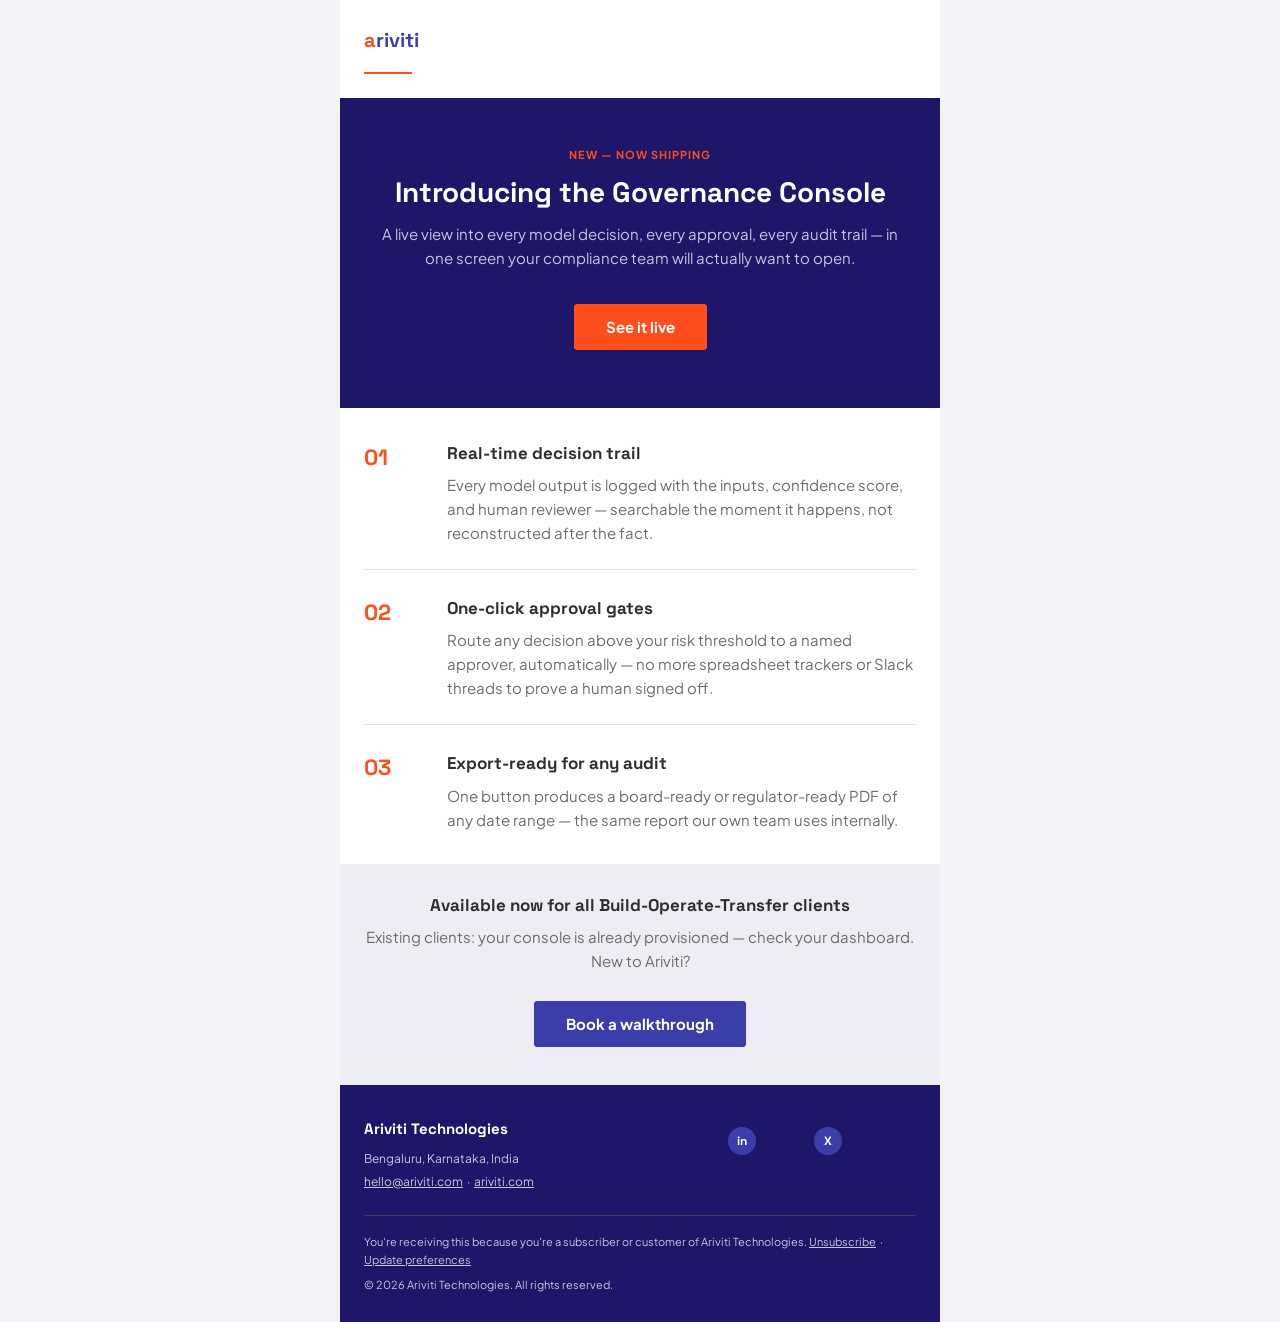
<file: 04_COMPOUND_References/HTML/Demo_Product_Announcement_Email.html>
<!doctype html>
<html lang="und" dir="auto" xmlns="http://www.w3.org/1999/xhtml" xmlns:v="urn:schemas-microsoft-com:vml" xmlns:o="urn:schemas-microsoft-com:office:office">

<head>
  <title>Introducing the Governance Console</title>
  <!--[if !mso]><!-->
  <meta http-equiv="X-UA-Compatible" content="IE=edge">
  <!--<![endif]-->
  <meta http-equiv="Content-Type" content="text/html; charset=UTF-8">
  <meta name="viewport" content="width=device-width, initial-scale=1">
  <style type="text/css">
    #outlook a {
      padding: 0;
    }

    body {
      margin: 0;
      padding: 0;
      -webkit-text-size-adjust: 100%;
      -ms-text-size-adjust: 100%;
    }

    table,
    td {
      border-collapse: collapse;
      mso-table-lspace: 0pt;
      mso-table-rspace: 0pt;
    }

    img {
      border: 0;
      height: auto;
      line-height: 100%;
      outline: none;
      text-decoration: none;
      -ms-interpolation-mode: bicubic;
    }

    p {
      display: block;
      margin: 13px 0;
    }
  </style>
  <!--[if mso]>
    <noscript>
    <xml>
    <o:OfficeDocumentSettings>
      <o:AllowPNG/>
      <o:PixelsPerInch>96</o:PixelsPerInch>
    </o:OfficeDocumentSettings>
    </xml>
    </noscript>
    <![endif]-->
  <!--[if lte mso 11]>
    <style type="text/css">
      .mj-outlook-group-fix { width:100% !important; }
    </style>
    <![endif]-->
  <!--[if !mso]><!-->
  <link href="https://fonts.googleapis.com/css2?family=Space+Grotesk:wght@500;700&display=swap" rel="stylesheet" type="text/css">
  <link href="https://fonts.googleapis.com/css2?family=Plus+Jakarta+Sans:wght@400;500;700&display=swap" rel="stylesheet" type="text/css">
  <style type="text/css">
    @import url(https://fonts.googleapis.com/css2?family=Space+Grotesk:wght@500;700&display=swap);
    @import url(https://fonts.googleapis.com/css2?family=Plus+Jakarta+Sans:wght@400;500;700&display=swap);
  </style>
  <!--<![endif]-->
  <style type="text/css">
    @media only screen and (min-width:480px) {
      .mj-column-per-100 {
        width: 100% !important;
        max-width: 100%;
      }

      .mj-column-per-15 {
        width: 15% !important;
        max-width: 15%;
      }

      .mj-column-per-85 {
        width: 85% !important;
        max-width: 85%;
      }

      .mj-column-per-60 {
        width: 60% !important;
        max-width: 60%;
      }

      .mj-column-per-40 {
        width: 40% !important;
        max-width: 40%;
      }
    }
  </style>
  <style media="screen and (min-width:480px)">
    .moz-text-html .mj-column-per-100 {
      width: 100% !important;
      max-width: 100%;
    }

    .moz-text-html .mj-column-per-15 {
      width: 15% !important;
      max-width: 15%;
    }

    .moz-text-html .mj-column-per-85 {
      width: 85% !important;
      max-width: 85%;
    }

    .moz-text-html .mj-column-per-60 {
      width: 60% !important;
      max-width: 60%;
    }

    .moz-text-html .mj-column-per-40 {
      width: 40% !important;
      max-width: 40%;
    }
  </style>
  <style type="text/css">
    a.body-link {
      color: #3B3EA9;
      text-decoration: underline;
    }

    .hairline {
      border-top: 1px solid #E1E2EC;
      font-size: 1px;
    }

    .hairline-dark {
      border-top: 1px solid #3D3D5C;
      font-size: 1px;
    }
  </style>
</head>

<body style="word-spacing:normal;background-color:#F4F4F8;">
  <div style="display:none;font-size:1px;color:#ffffff;line-height:1px;max-height:0px;max-width:0px;opacity:0;overflow:hidden;">A live view into every model decision, approval, and audit trail — now shipping.</div>
  <div aria-label="Introducing the Governance Console" aria-roledescription="email" role="article" lang="und" dir="auto" style="word-spacing:normal;background-color:#F4F4F8;">
    <!-- HEADER -->
    <!--[if mso | IE]><table align="center" border="0" cellpadding="0" cellspacing="0" class="" role="presentation" style="width:600px;" width="600" bgcolor="#FFFFFF" ><tr><td style="line-height:0px;font-size:0px;mso-line-height-rule:exactly;"><![endif]-->
    <div style="background:#FFFFFF;background-color:#FFFFFF;margin:0px auto;max-width:600px;">
      <table align="center" border="0" cellpadding="0" cellspacing="0" role="presentation" style="background:#FFFFFF;background-color:#FFFFFF;width:100%;">
        <tbody>
          <tr>
            <td style="direction:ltr;font-size:0px;padding:24px 24px 16px 24px;text-align:center;">
              <!--[if mso | IE]><table role="presentation" border="0" cellpadding="0" cellspacing="0"><tr><td class="" style="vertical-align:top;width:552px;" ><![endif]-->
              <div class="mj-column-per-100 mj-outlook-group-fix" style="font-size:0px;text-align:left;direction:ltr;display:inline-block;vertical-align:top;width:100%;">
                <table border="0" cellpadding="0" cellspacing="0" role="presentation" style="vertical-align:top;" width="100%">
                  <tbody>
                    <tr>
                      <td align="left" style="font-size:0px;padding:0;word-break:break-word;">
                        <div style="font-family:Space Grotesk, Helvetica, Arial, sans-serif;font-size:20px;font-weight:700;line-height:1.6;text-align:left;color:#2E2E2E;"><span style="color:#FF4D1C;">a</span><span style="color:#3B3EA9;">riviti</span></div>
                      </td>
                    </tr>
                  </tbody>
                </table>
              </div>
              <!--[if mso | IE]></td></tr></table><![endif]-->
            </td>
          </tr>
        </tbody>
      </table>
    </div>
    <!--[if mso | IE]></td></tr></table><table align="center" border="0" cellpadding="0" cellspacing="0" class="" role="presentation" style="width:600px;" width="600" bgcolor="#FFFFFF" ><tr><td style="line-height:0px;font-size:0px;mso-line-height-rule:exactly;"><![endif]-->
    <div style="background:#FFFFFF;background-color:#FFFFFF;margin:0px auto;max-width:600px;">
      <table align="center" border="0" cellpadding="0" cellspacing="0" role="presentation" style="background:#FFFFFF;background-color:#FFFFFF;width:100%;">
        <tbody>
          <tr>
            <td style="direction:ltr;font-size:0px;padding:0 24px 24px 24px;text-align:center;">
              <!--[if mso | IE]><table role="presentation" border="0" cellpadding="0" cellspacing="0"><tr><td class="" style="vertical-align:top;width:552px;" ><![endif]-->
              <div class="mj-column-per-100 mj-outlook-group-fix" style="font-size:0px;text-align:left;direction:ltr;display:inline-block;vertical-align:top;width:100%;">
                <table border="0" cellpadding="0" cellspacing="0" role="presentation" style="vertical-align:top;" width="100%">
                  <tbody>
                    <tr>
                      <td align="left" style="font-size:0px;padding:0;word-break:break-word;">
                        <p style="border-top:solid 2px #FF4D1C;font-size:1px;margin:0px;width:48px;">
                        </p>
                        <!--[if mso | IE]><table align="left" border="0" cellpadding="0" cellspacing="0" style="border-top:solid 2px #FF4D1C;font-size:1px;margin:0px;width:48px;" role="presentation" width="48px" ><tr><td style="height:0;line-height:0;"> &nbsp;
</td></tr></table><![endif]-->
                      </td>
                    </tr>
                  </tbody>
                </table>
              </div>
              <!--[if mso | IE]></td></tr></table><![endif]-->
            </td>
          </tr>
        </tbody>
      </table>
    </div>
    <!--[if mso | IE]></td></tr></table><![endif]-->
    <!-- HERO -->
    <!--[if mso | IE]><table align="center" border="0" cellpadding="0" cellspacing="0" class="" role="presentation" style="width:600px;" width="600" bgcolor="#1E1669" ><tr><td style="line-height:0px;font-size:0px;mso-line-height-rule:exactly;"><![endif]-->
    <div style="background:#1E1669;background-color:#1E1669;margin:0px auto;max-width:600px;">
      <table align="center" border="0" cellpadding="0" cellspacing="0" role="presentation" style="background:#1E1669;background-color:#1E1669;width:100%;">
        <tbody>
          <tr>
            <td style="direction:ltr;font-size:0px;padding:48px 24px;text-align:center;">
              <!--[if mso | IE]><table role="presentation" border="0" cellpadding="0" cellspacing="0"><tr><td class="" style="vertical-align:top;width:552px;" ><![endif]-->
              <div class="mj-column-per-100 mj-outlook-group-fix" style="font-size:0px;text-align:left;direction:ltr;display:inline-block;vertical-align:top;width:100%;">
                <table border="0" cellpadding="0" cellspacing="0" role="presentation" style="vertical-align:top;" width="100%">
                  <tbody>
                    <tr>
                      <td align="center" style="font-size:0px;padding:0 0 10px 0;word-break:break-word;">
                        <div style="font-family:Plus Jakarta Sans, Helvetica, Arial, sans-serif;font-size:11px;font-weight:700;letter-spacing:1px;line-height:1.6;text-align:center;text-transform:uppercase;color:#FF4D1C;">New — Now Shipping</div>
                      </td>
                    </tr>
                    <tr>
                      <td align="center" style="font-size:0px;padding:0 0 12px 0;word-break:break-word;">
                        <div style="font-family:Space Grotesk, Helvetica, Arial, sans-serif;font-size:28px;font-weight:700;line-height:1.3;text-align:center;color:#FFFFFF;">Introducing the Governance Console</div>
                      </td>
                    </tr>
                    <tr>
                      <td align="center" style="font-size:0px;padding:0 12px;word-break:break-word;">
                        <div style="font-family:Plus Jakarta Sans, Helvetica, Arial, sans-serif;font-size:15px;line-height:1.6;text-align:center;color:#C6C7DE;">A live view into every model decision, every approval, every audit trail — in one screen your compliance team will actually want to open.</div>
                      </td>
                    </tr>
                    <tr>
                      <td style="font-size:0px;word-break:break-word;">
                        <div style="height:24px;line-height:24px;">&#8202;</div>
                      </td>
                    </tr>
                    <tr>
                      <td align="center" style="font-size:0px;padding:10px 25px;word-break:break-word;">
                        <table border="0" cellpadding="0" cellspacing="0" role="presentation" style="border-collapse:separate;line-height:100%;">
                          <tbody>
                            <tr>
                              <td align="center" bgcolor="#FF4D1C" role="presentation" style="border:none;border-radius:4px;cursor:auto;mso-padding-alt:14px 32px;background:#FF4D1C;" valign="middle">
                                <a href="#" style="display:inline-block;background:#FF4D1C;color:#FFFFFF;font-family:Plus Jakarta Sans, Helvetica, Arial, sans-serif;font-size:15px;font-weight:700;line-height:120%;margin:0;text-decoration:none;text-transform:none;padding:14px 32px;mso-padding-alt:0px;border-radius:4px;" target="_blank"> See it live </a>
                              </td>
                            </tr>
                          </tbody>
                        </table>
                      </td>
                    </tr>
                  </tbody>
                </table>
              </div>
              <!--[if mso | IE]></td></tr></table><![endif]-->
            </td>
          </tr>
        </tbody>
      </table>
    </div>
    <!--[if mso | IE]></td></tr></table><![endif]-->
    <!-- FEATURE 1 -->
    <!--[if mso | IE]><table align="center" border="0" cellpadding="0" cellspacing="0" class="" role="presentation" style="width:600px;" width="600" bgcolor="#FFFFFF" ><tr><td style="line-height:0px;font-size:0px;mso-line-height-rule:exactly;"><![endif]-->
    <div style="background:#FFFFFF;background-color:#FFFFFF;margin:0px auto;max-width:600px;">
      <table align="center" border="0" cellpadding="0" cellspacing="0" role="presentation" style="background:#FFFFFF;background-color:#FFFFFF;width:100%;">
        <tbody>
          <tr>
            <td style="direction:ltr;font-size:0px;padding:32px 24px 16px 24px;text-align:center;">
              <!--[if mso | IE]><table role="presentation" border="0" cellpadding="0" cellspacing="0"><tr><td class="" style="vertical-align:top;width:83px;" ><![endif]-->
              <div class="mj-column-per-15 mj-outlook-group-fix" style="font-size:0px;text-align:left;direction:ltr;display:inline-block;vertical-align:top;width:100%;">
                <table border="0" cellpadding="0" cellspacing="0" role="presentation" style="vertical-align:top;" width="100%">
                  <tbody>
                    <tr>
                      <td align="left" style="font-size:0px;padding:0;word-break:break-word;">
                        <div style="font-family:Space Grotesk, Helvetica, Arial, sans-serif;font-size:22px;font-weight:700;line-height:1.6;text-align:left;color:#FF4D1C;">01</div>
                      </td>
                    </tr>
                  </tbody>
                </table>
              </div>
              <!--[if mso | IE]></td><td class="" style="vertical-align:top;width:469px;" ><![endif]-->
              <div class="mj-column-per-85 mj-outlook-group-fix" style="font-size:0px;text-align:left;direction:ltr;display:inline-block;vertical-align:top;width:100%;">
                <table border="0" cellpadding="0" cellspacing="0" role="presentation" style="vertical-align:top;" width="100%">
                  <tbody>
                    <tr>
                      <td align="left" style="font-size:0px;padding:0 0 6px 0;word-break:break-word;">
                        <div style="font-family:Space Grotesk, Helvetica, Arial, sans-serif;font-size:17px;font-weight:700;line-height:1.6;text-align:left;color:#2E2E2E;">Real-time decision trail</div>
                      </td>
                    </tr>
                    <tr>
                      <td align="left" style="font-size:0px;padding:0;word-break:break-word;">
                        <div style="font-family:Plus Jakarta Sans, Helvetica, Arial, sans-serif;font-size:15px;line-height:1.6;text-align:left;color:#6B6B76;">Every model output is logged with the inputs, confidence score, and human reviewer — searchable the moment it happens, not reconstructed after the fact.</div>
                      </td>
                    </tr>
                  </tbody>
                </table>
              </div>
              <!--[if mso | IE]></td></tr></table><![endif]-->
            </td>
          </tr>
        </tbody>
      </table>
    </div>
    <!--[if mso | IE]></td></tr></table><table align="center" border="0" cellpadding="0" cellspacing="0" class="" role="presentation" style="width:600px;" width="600" bgcolor="#FFFFFF" ><tr><td style="line-height:0px;font-size:0px;mso-line-height-rule:exactly;"><![endif]-->
    <div style="background:#FFFFFF;background-color:#FFFFFF;margin:0px auto;max-width:600px;">
      <table align="center" border="0" cellpadding="0" cellspacing="0" role="presentation" style="background:#FFFFFF;background-color:#FFFFFF;width:100%;">
        <tbody>
          <tr>
            <td style="direction:ltr;font-size:0px;padding:8px 24px;text-align:center;">
              <!--[if mso | IE]><table role="presentation" border="0" cellpadding="0" cellspacing="0"><tr><td class="" style="vertical-align:top;width:552px;" ><![endif]-->
              <div class="mj-column-per-100 mj-outlook-group-fix" style="font-size:0px;text-align:left;direction:ltr;display:inline-block;vertical-align:top;width:100%;">
                <table border="0" cellpadding="0" cellspacing="0" role="presentation" style="vertical-align:top;" width="100%">
                  <tbody>
                    <div class="hairline">&nbsp;</div>
                  </tbody>
                </table>
              </div>
              <!--[if mso | IE]></td></tr></table><![endif]-->
            </td>
          </tr>
        </tbody>
      </table>
    </div>
    <!--[if mso | IE]></td></tr></table><![endif]-->
    <!-- FEATURE 2 -->
    <!--[if mso | IE]><table align="center" border="0" cellpadding="0" cellspacing="0" class="" role="presentation" style="width:600px;" width="600" bgcolor="#FFFFFF" ><tr><td style="line-height:0px;font-size:0px;mso-line-height-rule:exactly;"><![endif]-->
    <div style="background:#FFFFFF;background-color:#FFFFFF;margin:0px auto;max-width:600px;">
      <table align="center" border="0" cellpadding="0" cellspacing="0" role="presentation" style="background:#FFFFFF;background-color:#FFFFFF;width:100%;">
        <tbody>
          <tr>
            <td style="direction:ltr;font-size:0px;padding:16px 24px;text-align:center;">
              <!--[if mso | IE]><table role="presentation" border="0" cellpadding="0" cellspacing="0"><tr><td class="" style="vertical-align:top;width:83px;" ><![endif]-->
              <div class="mj-column-per-15 mj-outlook-group-fix" style="font-size:0px;text-align:left;direction:ltr;display:inline-block;vertical-align:top;width:100%;">
                <table border="0" cellpadding="0" cellspacing="0" role="presentation" style="vertical-align:top;" width="100%">
                  <tbody>
                    <tr>
                      <td align="left" style="font-size:0px;padding:0;word-break:break-word;">
                        <div style="font-family:Space Grotesk, Helvetica, Arial, sans-serif;font-size:22px;font-weight:700;line-height:1.6;text-align:left;color:#FF4D1C;">02</div>
                      </td>
                    </tr>
                  </tbody>
                </table>
              </div>
              <!--[if mso | IE]></td><td class="" style="vertical-align:top;width:469px;" ><![endif]-->
              <div class="mj-column-per-85 mj-outlook-group-fix" style="font-size:0px;text-align:left;direction:ltr;display:inline-block;vertical-align:top;width:100%;">
                <table border="0" cellpadding="0" cellspacing="0" role="presentation" style="vertical-align:top;" width="100%">
                  <tbody>
                    <tr>
                      <td align="left" style="font-size:0px;padding:0 0 6px 0;word-break:break-word;">
                        <div style="font-family:Space Grotesk, Helvetica, Arial, sans-serif;font-size:17px;font-weight:700;line-height:1.6;text-align:left;color:#2E2E2E;">One-click approval gates</div>
                      </td>
                    </tr>
                    <tr>
                      <td align="left" style="font-size:0px;padding:0;word-break:break-word;">
                        <div style="font-family:Plus Jakarta Sans, Helvetica, Arial, sans-serif;font-size:15px;line-height:1.6;text-align:left;color:#6B6B76;">Route any decision above your risk threshold to a named approver, automatically — no more spreadsheet trackers or Slack threads to prove a human signed off.</div>
                      </td>
                    </tr>
                  </tbody>
                </table>
              </div>
              <!--[if mso | IE]></td></tr></table><![endif]-->
            </td>
          </tr>
        </tbody>
      </table>
    </div>
    <!--[if mso | IE]></td></tr></table><table align="center" border="0" cellpadding="0" cellspacing="0" class="" role="presentation" style="width:600px;" width="600" bgcolor="#FFFFFF" ><tr><td style="line-height:0px;font-size:0px;mso-line-height-rule:exactly;"><![endif]-->
    <div style="background:#FFFFFF;background-color:#FFFFFF;margin:0px auto;max-width:600px;">
      <table align="center" border="0" cellpadding="0" cellspacing="0" role="presentation" style="background:#FFFFFF;background-color:#FFFFFF;width:100%;">
        <tbody>
          <tr>
            <td style="direction:ltr;font-size:0px;padding:8px 24px;text-align:center;">
              <!--[if mso | IE]><table role="presentation" border="0" cellpadding="0" cellspacing="0"><tr><td class="" style="vertical-align:top;width:552px;" ><![endif]-->
              <div class="mj-column-per-100 mj-outlook-group-fix" style="font-size:0px;text-align:left;direction:ltr;display:inline-block;vertical-align:top;width:100%;">
                <table border="0" cellpadding="0" cellspacing="0" role="presentation" style="vertical-align:top;" width="100%">
                  <tbody>
                    <div class="hairline">&nbsp;</div>
                  </tbody>
                </table>
              </div>
              <!--[if mso | IE]></td></tr></table><![endif]-->
            </td>
          </tr>
        </tbody>
      </table>
    </div>
    <!--[if mso | IE]></td></tr></table><![endif]-->
    <!-- FEATURE 3 -->
    <!--[if mso | IE]><table align="center" border="0" cellpadding="0" cellspacing="0" class="" role="presentation" style="width:600px;" width="600" bgcolor="#FFFFFF" ><tr><td style="line-height:0px;font-size:0px;mso-line-height-rule:exactly;"><![endif]-->
    <div style="background:#FFFFFF;background-color:#FFFFFF;margin:0px auto;max-width:600px;">
      <table align="center" border="0" cellpadding="0" cellspacing="0" role="presentation" style="background:#FFFFFF;background-color:#FFFFFF;width:100%;">
        <tbody>
          <tr>
            <td style="direction:ltr;font-size:0px;padding:16px 24px 32px 24px;text-align:center;">
              <!--[if mso | IE]><table role="presentation" border="0" cellpadding="0" cellspacing="0"><tr><td class="" style="vertical-align:top;width:83px;" ><![endif]-->
              <div class="mj-column-per-15 mj-outlook-group-fix" style="font-size:0px;text-align:left;direction:ltr;display:inline-block;vertical-align:top;width:100%;">
                <table border="0" cellpadding="0" cellspacing="0" role="presentation" style="vertical-align:top;" width="100%">
                  <tbody>
                    <tr>
                      <td align="left" style="font-size:0px;padding:0;word-break:break-word;">
                        <div style="font-family:Space Grotesk, Helvetica, Arial, sans-serif;font-size:22px;font-weight:700;line-height:1.6;text-align:left;color:#FF4D1C;">03</div>
                      </td>
                    </tr>
                  </tbody>
                </table>
              </div>
              <!--[if mso | IE]></td><td class="" style="vertical-align:top;width:469px;" ><![endif]-->
              <div class="mj-column-per-85 mj-outlook-group-fix" style="font-size:0px;text-align:left;direction:ltr;display:inline-block;vertical-align:top;width:100%;">
                <table border="0" cellpadding="0" cellspacing="0" role="presentation" style="vertical-align:top;" width="100%">
                  <tbody>
                    <tr>
                      <td align="left" style="font-size:0px;padding:0 0 6px 0;word-break:break-word;">
                        <div style="font-family:Space Grotesk, Helvetica, Arial, sans-serif;font-size:17px;font-weight:700;line-height:1.6;text-align:left;color:#2E2E2E;">Export-ready for any audit</div>
                      </td>
                    </tr>
                    <tr>
                      <td align="left" style="font-size:0px;padding:0;word-break:break-word;">
                        <div style="font-family:Plus Jakarta Sans, Helvetica, Arial, sans-serif;font-size:15px;line-height:1.6;text-align:left;color:#6B6B76;">One button produces a board-ready or regulator-ready PDF of any date range — the same report our own team uses internally.</div>
                      </td>
                    </tr>
                  </tbody>
                </table>
              </div>
              <!--[if mso | IE]></td></tr></table><![endif]-->
            </td>
          </tr>
        </tbody>
      </table>
    </div>
    <!--[if mso | IE]></td></tr></table><![endif]-->
    <!-- CTA BAND -->
    <!--[if mso | IE]><table align="center" border="0" cellpadding="0" cellspacing="0" class="" role="presentation" style="width:600px;" width="600" bgcolor="#ECEDF6" ><tr><td style="line-height:0px;font-size:0px;mso-line-height-rule:exactly;"><![endif]-->
    <div style="background:#ECEDF6;background-color:#ECEDF6;margin:0px auto;max-width:600px;">
      <table align="center" border="0" cellpadding="0" cellspacing="0" role="presentation" style="background:#ECEDF6;background-color:#ECEDF6;width:100%;">
        <tbody>
          <tr>
            <td style="direction:ltr;font-size:0px;padding:28px 24px;text-align:center;">
              <!--[if mso | IE]><table role="presentation" border="0" cellpadding="0" cellspacing="0"><tr><td class="" style="vertical-align:top;width:552px;" ><![endif]-->
              <div class="mj-column-per-100 mj-outlook-group-fix" style="font-size:0px;text-align:left;direction:ltr;display:inline-block;vertical-align:top;width:100%;">
                <table border="0" cellpadding="0" cellspacing="0" role="presentation" style="vertical-align:top;" width="100%">
                  <tbody>
                    <tr>
                      <td align="center" style="font-size:0px;padding:0 0 6px 0;word-break:break-word;">
                        <div style="font-family:Space Grotesk, Helvetica, Arial, sans-serif;font-size:17px;font-weight:700;line-height:1.6;text-align:center;color:#2E2E2E;">Available now for all Build-Operate-Transfer clients</div>
                      </td>
                    </tr>
                    <tr>
                      <td align="center" style="font-size:0px;padding:0 0 18px 0;word-break:break-word;">
                        <div style="font-family:Plus Jakarta Sans, Helvetica, Arial, sans-serif;font-size:15px;line-height:1.6;text-align:center;color:#6B6B76;">Existing clients: your console is already provisioned — check your dashboard. New to Ariviti?</div>
                      </td>
                    </tr>
                    <tr>
                      <td align="center" style="font-size:0px;padding:10px 25px;word-break:break-word;">
                        <table border="0" cellpadding="0" cellspacing="0" role="presentation" style="border-collapse:separate;line-height:100%;">
                          <tbody>
                            <tr>
                              <td align="center" bgcolor="#3B3EA9" role="presentation" style="border:none;border-radius:4px;cursor:auto;mso-padding-alt:14px 32px;background:#3B3EA9;" valign="middle">
                                <a href="#" style="display:inline-block;background:#3B3EA9;color:#FFFFFF;font-family:Plus Jakarta Sans, Helvetica, Arial, sans-serif;font-size:15px;font-weight:700;line-height:120%;margin:0;text-decoration:none;text-transform:none;padding:14px 32px;mso-padding-alt:0px;border-radius:4px;" target="_blank"> Book a walkthrough </a>
                              </td>
                            </tr>
                          </tbody>
                        </table>
                      </td>
                    </tr>
                  </tbody>
                </table>
              </div>
              <!--[if mso | IE]></td></tr></table><![endif]-->
            </td>
          </tr>
        </tbody>
      </table>
    </div>
    <!--[if mso | IE]></td></tr></table><![endif]-->
    <!-- FOOTER -->
    <!--[if mso | IE]><table align="center" border="0" cellpadding="0" cellspacing="0" class="" role="presentation" style="width:600px;" width="600" bgcolor="#1E1669" ><tr><td style="line-height:0px;font-size:0px;mso-line-height-rule:exactly;"><![endif]-->
    <div style="background:#1E1669;background-color:#1E1669;margin:0px auto;max-width:600px;">
      <table align="center" border="0" cellpadding="0" cellspacing="0" role="presentation" style="background:#1E1669;background-color:#1E1669;width:100%;">
        <tbody>
          <tr>
            <td style="direction:ltr;font-size:0px;padding:32px 24px 24px 24px;text-align:center;">
              <!--[if mso | IE]><table role="presentation" border="0" cellpadding="0" cellspacing="0"><tr><td class="" style="vertical-align:top;width:331px;" ><![endif]-->
              <div class="mj-column-per-60 mj-outlook-group-fix" style="font-size:0px;text-align:left;direction:ltr;display:inline-block;vertical-align:top;width:100%;">
                <table border="0" cellpadding="0" cellspacing="0" role="presentation" style="vertical-align:top;" width="100%">
                  <tbody>
                    <tr>
                      <td align="left" style="font-size:0px;padding:0 0 8px 0;word-break:break-word;">
                        <div style="font-family:Space Grotesk, Helvetica, Arial, sans-serif;font-size:15px;font-weight:700;line-height:1.6;text-align:left;color:#FFFFFF;">Ariviti Technologies</div>
                      </td>
                    </tr>
                    <tr>
                      <td align="left" style="font-size:0px;padding:0 0 4px 0;word-break:break-word;">
                        <div style="font-family:Plus Jakarta Sans, Helvetica, Arial, sans-serif;font-size:12px;line-height:1.6;text-align:left;color:#C6C7DE;">Bengaluru, Karnataka, India</div>
                      </td>
                    </tr>
                    <tr>
                      <td align="left" style="font-size:0px;padding:0;word-break:break-word;">
                        <div style="font-family:Plus Jakarta Sans, Helvetica, Arial, sans-serif;font-size:12px;line-height:1.6;text-align:left;color:#C6C7DE;"><a href="mailto:hello@ariviti.com" style="color:#C6C7DE; text-decoration:underline;">hello@ariviti.com</a> &nbsp;&middot;&nbsp; <a href="https://ariviti.com" style="color:#C6C7DE; text-decoration:underline;">ariviti.com</a></div>
                      </td>
                    </tr>
                  </tbody>
                </table>
              </div>
              <!--[if mso | IE]></td><td class="" style="vertical-align:top;width:221px;" ><![endif]-->
              <div class="mj-column-per-40 mj-outlook-group-fix" style="font-size:0px;text-align:left;direction:ltr;display:inline-block;vertical-align:top;width:100%;">
                <table border="0" cellpadding="0" cellspacing="0" role="presentation" style="vertical-align:top;" width="100%">
                  <tbody>
                    <tr>
                      <td align="right" style="font-size:0px;padding:10px 25px;word-break:break-word;">
                        <table cellpadding="0" cellspacing="0" width="100%" border="0" style="color:#2E2E2E;font-family:Plus Jakarta Sans, Helvetica, Arial, sans-serif;font-size:13px;line-height:22px;table-layout:auto;width:100%;border:none;">
                          <tr>
                            <td style="padding:0 0 0 8px;">
                              <a href="#" style="display:inline-block; width:28px; height:28px; line-height:28px; text-align:center; background-color:#3B3EA9; border-radius:50%; color:#FFFFFF; font-family:Space Grotesk, Helvetica, Arial, sans-serif; font-weight:700; font-size:12px; text-decoration:none;">in</a>
                            </td>
                            <td style="padding:0 0 0 8px;">
                              <a href="#" style="display:inline-block; width:28px; height:28px; line-height:28px; text-align:center; background-color:#3B3EA9; border-radius:50%; color:#FFFFFF; font-family:Space Grotesk, Helvetica, Arial, sans-serif; font-weight:700; font-size:12px; text-decoration:none;">X</a>
                            </td>
                          </tr>
                        </table>
                      </td>
                    </tr>
                  </tbody>
                </table>
              </div>
              <!--[if mso | IE]></td></tr></table><![endif]-->
            </td>
          </tr>
        </tbody>
      </table>
    </div>
    <!--[if mso | IE]></td></tr></table><table align="center" border="0" cellpadding="0" cellspacing="0" class="" role="presentation" style="width:600px;" width="600" bgcolor="#1E1669" ><tr><td style="line-height:0px;font-size:0px;mso-line-height-rule:exactly;"><![endif]-->
    <div style="background:#1E1669;background-color:#1E1669;margin:0px auto;max-width:600px;">
      <table align="center" border="0" cellpadding="0" cellspacing="0" role="presentation" style="background:#1E1669;background-color:#1E1669;width:100%;">
        <tbody>
          <tr>
            <td style="direction:ltr;font-size:0px;padding:0 24px 28px 24px;text-align:center;">
              <!--[if mso | IE]><table role="presentation" border="0" cellpadding="0" cellspacing="0"><tr><td class="" style="vertical-align:top;width:552px;" ><![endif]-->
              <div class="mj-column-per-100 mj-outlook-group-fix" style="font-size:0px;text-align:left;direction:ltr;display:inline-block;vertical-align:top;width:100%;">
                <table border="0" cellpadding="0" cellspacing="0" role="presentation" style="vertical-align:top;" width="100%">
                  <tbody>
                    <div class="hairline-dark">&nbsp;</div>
                    <tr>
                      <td style="font-size:0px;word-break:break-word;">
                        <div style="height:16px;line-height:16px;">&#8202;</div>
                      </td>
                    </tr>
                    <tr>
                      <td align="left" style="font-size:0px;padding:0;word-break:break-word;">
                        <div style="font-family:Plus Jakarta Sans, Helvetica, Arial, sans-serif;font-size:11px;line-height:1.6;text-align:left;color:#C6C7DE;">You're receiving this because you're a subscriber or customer of Ariviti Technologies. <a href="#" style="color:#C6C7DE; text-decoration:underline;">Unsubscribe</a> &nbsp;&middot;&nbsp; <a href="#" style="color:#C6C7DE; text-decoration:underline;">Update preferences</a></div>
                      </td>
                    </tr>
                    <tr>
                      <td align="left" style="font-size:0px;padding:8px 0 0 0;word-break:break-word;">
                        <div style="font-family:Plus Jakarta Sans, Helvetica, Arial, sans-serif;font-size:11px;line-height:1.6;text-align:left;color:#C6C7DE;">&copy; 2026 Ariviti Technologies. All rights reserved.</div>
                      </td>
                    </tr>
                  </tbody>
                </table>
              </div>
              <!--[if mso | IE]></td></tr></table><![endif]-->
            </td>
          </tr>
        </tbody>
      </table>
    </div>
    <!--[if mso | IE]></td></tr></table><![endif]-->
  </div>
</body>

</html>
</file>
<file: 03_MOLECULE_Templates/WEB/tokens/tokens.css>
/**
 * Ariviti Design Tokens
 * ---------------------------------------------------------------
 * Single source of truth for color, type, spacing, radius, motion,
 * and elevation. Every component in this library (CSS, React, Vue)
 * reads from these custom properties — never hard-coded values.
 *
 * Usage: import this file once, globally, before any component CSS.
 *   <link rel="stylesheet" href="tokens/tokens.css">
 *   @import "./tokens/tokens.css";
 */

:root {
  /* ---------------------------------------------------------------
   * COLOR — primitives (raw brand hex, from brand guideline)
   * --------------------------------------------------------------- */
  --ariviti-orange-50:  #FFF3EE;
  --ariviti-orange-100: #FFDCCF;
  --ariviti-orange-400: #FF6A3D;
  --ariviti-orange-500: #FF4D1C;  /* Vibrant Orange — brand primary */
  --ariviti-orange-600: #E8420F;
  --ariviti-orange-700: #C23509;

  --ariviti-indigo-50:  #ECEDF6;
  --ariviti-indigo-100: #C6C7DE;
  --ariviti-indigo-400: #5153C4;
  --ariviti-indigo-500: #3B3EA9;  /* Royal Indigo — brand primary */
  --ariviti-indigo-600: #2E2F87;
  --ariviti-indigo-700: #1E1669;  /* Indigo Dark */

  --ariviti-neutral-0:   #FFFFFF;
  --ariviti-neutral-50:  #F4F4F8;
  --ariviti-neutral-100: #ECEDF6;
  --ariviti-neutral-200: #E1E2EC;
  --ariviti-neutral-400: #9A9AA6;
  --ariviti-neutral-600: #6B6B76;
  --ariviti-neutral-800: #2E2E2E;  /* Soft Black */
  --ariviti-neutral-900: #1A1A1A;

  --ariviti-success-500: #1E9E5A;
  --ariviti-success-50:  #E9F8EF;
  --ariviti-warning-500: #B8860B;
  --ariviti-warning-50:  #FBF3E0;
  --ariviti-danger-500:  #D42A2A;
  --ariviti-danger-50:   #FBEAEA;

  /* ---------------------------------------------------------------
   * COLOR — semantic (what components actually consume)
   * --------------------------------------------------------------- */
  --color-bg-page:        var(--ariviti-neutral-0);
  --color-bg-surface:     var(--ariviti-neutral-0);
  --color-bg-subtle:      var(--ariviti-neutral-50);
  --color-bg-inverse:     var(--ariviti-indigo-700);

  --color-text-primary:   var(--ariviti-neutral-800);
  --color-text-secondary: var(--ariviti-neutral-600);
  --color-text-muted:     var(--ariviti-neutral-400);
  --color-text-inverse:   var(--ariviti-neutral-0);
  --color-text-on-brand:  var(--ariviti-neutral-0);

  --color-border-default: var(--ariviti-neutral-200);
  --color-border-strong:  var(--ariviti-neutral-400);
  --color-border-focus:   var(--ariviti-indigo-500);

  --color-brand-primary:       var(--ariviti-orange-500);
  --color-brand-primary-hover: var(--ariviti-orange-600);
  --color-brand-primary-active:var(--ariviti-orange-700);
  --color-brand-secondary:       var(--ariviti-indigo-500);
  --color-brand-secondary-hover: var(--ariviti-indigo-600);

  --color-feedback-success:      var(--ariviti-success-500);
  --color-feedback-success-bg:   var(--ariviti-success-50);
  --color-feedback-warning:      var(--ariviti-warning-500);
  --color-feedback-warning-bg:   var(--ariviti-warning-50);
  --color-feedback-danger:       var(--ariviti-danger-500);
  --color-feedback-danger-bg:    var(--ariviti-danger-50);
  --color-feedback-info:         var(--ariviti-indigo-500);
  --color-feedback-info-bg:      var(--ariviti-indigo-50);

  /* ---------------------------------------------------------------
   * TYPOGRAPHY
   * --------------------------------------------------------------- */
  --font-display: "Space Grotesk", "Helvetica Neue", Arial, sans-serif;
  --font-body:    "Plus Jakarta Sans", "Helvetica Neue", Arial, sans-serif;

  --font-size-xs:   0.75rem;   /* 12px — captions, labels */
  --font-size-sm:   0.875rem;  /* 14px — secondary body, UI text */
  --font-size-base: 1rem;      /* 16px — body */
  --font-size-lg:   1.125rem;  /* 18px — lead paragraph */
  --font-size-xl:   1.5rem;    /* 24px — H4 */
  --font-size-2xl:  1.875rem;  /* 30px — H3 */
  --font-size-3xl:  2.375rem;  /* 38px — H2 */
  --font-size-4xl:  3rem;      /* 48px — H1 */

  --font-weight-regular: 400;
  --font-weight-medium:  500;
  --font-weight-bold:    700;

  --line-height-tight:  1.2;
  --line-height-normal: 1.5;
  --line-height-loose:  1.7;

  --letter-spacing-tight: -0.01em;
  --letter-spacing-wide:  0.04em; /* used for eyebrows/labels, uppercase */

  /* ---------------------------------------------------------------
   * SPACING — 4px base unit
   * --------------------------------------------------------------- */
  --space-1: 0.25rem;  /* 4px */
  --space-2: 0.5rem;   /* 8px */
  --space-3: 0.75rem;  /* 12px */
  --space-4: 1rem;     /* 16px */
  --space-5: 1.5rem;   /* 24px */
  --space-6: 2rem;     /* 32px */
  --space-7: 3rem;     /* 48px */
  --space-8: 4rem;     /* 64px */

  /* ---------------------------------------------------------------
   * RADIUS, BORDERS, ELEVATION
   * --------------------------------------------------------------- */
  --radius-sm: 4px;
  --radius-md: 8px;
  --radius-lg: 12px;
  --radius-full: 999px;

  --border-width-thin: 1px;
  --border-width-thick: 2px;

  --shadow-sm: 0 1px 2px rgba(30, 22, 105, 0.06);
  --shadow-md: 0 4px 12px rgba(30, 22, 105, 0.10);
  --shadow-lg: 0 12px 32px rgba(30, 22, 105, 0.14);

  /* ---------------------------------------------------------------
   * MOTION
   * --------------------------------------------------------------- */
  --duration-fast: 120ms;
  --duration-base: 200ms;
  --duration-slow: 320ms;
  --ease-standard: cubic-bezier(0.4, 0, 0.2, 1);

  /* ---------------------------------------------------------------
   * LAYOUT
   * --------------------------------------------------------------- */
  --container-max: 1200px;
  --z-dropdown: 100;
  --z-sticky: 200;
  --z-overlay: 300;
  --z-modal: 400;
  --z-toast: 500;
}

/* Respect reduced-motion preference across every component */
@media (prefers-reduced-motion: reduce) {
  :root {
    --duration-fast: 0ms;
    --duration-base: 0ms;
    --duration-slow: 0ms;
  }
}
</file>
<file: 03_MOLECULE_Templates/WEB/tokens/components.css>
/**
 * Ariviti Component Library — Styles
 * ---------------------------------------------------------------
 * Framework-agnostic CSS consumed by both the React (.jsx) and
 * Vue (.vue) implementations in this library, so visual output is
 * guaranteed identical regardless of framework. Requires tokens.css
 * to be loaded first.
 */
@import "../tokens/tokens.css";

/* =================================================================
   BUTTON
   ================================================================= */
.ar-btn {
  display: inline-flex;
  align-items: center;
  justify-content: center;
  gap: var(--space-2);
  font-family: var(--font-body);
  font-weight: var(--font-weight-bold);
  font-size: var(--font-size-sm);
  line-height: 1;
  border-radius: var(--radius-sm);
  border: var(--border-width-thin) solid transparent;
  padding: var(--space-3) var(--space-5);
  cursor: pointer;
  transition: background-color var(--duration-base) var(--ease-standard),
              border-color var(--duration-base) var(--ease-standard),
              transform var(--duration-fast) var(--ease-standard);
  text-decoration: none;
}
.ar-btn:active { transform: translateY(1px); }
.ar-btn:focus-visible {
  outline: 2px solid var(--color-border-focus);
  outline-offset: 2px;
}
.ar-btn:disabled,
.ar-btn[aria-disabled="true"] {
  opacity: 0.5;
  cursor: not-allowed;
  transform: none;
}

.ar-btn--primary {
  background-color: var(--color-brand-primary);
  color: var(--color-text-on-brand);
}
.ar-btn--primary:hover:not(:disabled) { background-color: var(--color-brand-primary-hover); }
.ar-btn--primary:active:not(:disabled) { background-color: var(--color-brand-primary-active); }

.ar-btn--secondary {
  background-color: var(--color-brand-secondary);
  color: var(--color-text-on-brand);
}
.ar-btn--secondary:hover:not(:disabled) { background-color: var(--color-brand-secondary-hover); }

.ar-btn--ghost {
  background-color: transparent;
  border-color: var(--color-border-strong);
  color: var(--color-text-primary);
}
.ar-btn--ghost:hover:not(:disabled) {
  border-color: var(--color-text-primary);
  background-color: var(--color-bg-subtle);
}

.ar-btn--sm { padding: var(--space-2) var(--space-4); font-size: var(--font-size-xs); }
.ar-btn--lg { padding: var(--space-4) var(--space-6); font-size: var(--font-size-base); }

/* =================================================================
   CARD
   ================================================================= */
.ar-card {
  background-color: var(--color-bg-surface);
  border: var(--border-width-thin) solid var(--color-border-default);
  border-radius: var(--radius-md);
  padding: var(--space-5);
  transition: box-shadow var(--duration-base) var(--ease-standard),
              transform var(--duration-base) var(--ease-standard);
}
.ar-card--interactive { cursor: pointer; }
.ar-card--interactive:hover {
  box-shadow: var(--shadow-md);
  transform: translateY(-2px);
}
.ar-card__eyebrow {
  font-family: var(--font-body);
  font-weight: var(--font-weight-bold);
  font-size: var(--font-size-xs);
  letter-spacing: var(--letter-spacing-wide);
  text-transform: uppercase;
  color: var(--color-brand-primary);
  margin: 0 0 var(--space-2) 0;
}
.ar-card__title {
  font-family: var(--font-display);
  font-weight: var(--font-weight-bold);
  font-size: var(--font-size-xl);
  color: var(--color-text-primary);
  margin: 0 0 var(--space-2) 0;
}
.ar-card__body {
  font-family: var(--font-body);
  font-size: var(--font-size-sm);
  line-height: var(--line-height-normal);
  color: var(--color-text-secondary);
  margin: 0;
}

/* =================================================================
   BADGE
   ================================================================= */
.ar-badge {
  display: inline-flex;
  align-items: center;
  gap: var(--space-1);
  font-family: var(--font-body);
  font-weight: var(--font-weight-bold);
  font-size: var(--font-size-xs);
  padding: var(--space-1) var(--space-3);
  border-radius: var(--radius-full);
  white-space: nowrap;
}
.ar-badge--neutral  { background-color: var(--color-bg-subtle); color: var(--color-text-secondary); }
.ar-badge--brand    { background-color: var(--ariviti-orange-50); color: var(--ariviti-orange-700); }
.ar-badge--info     { background-color: var(--color-feedback-info-bg); color: var(--color-feedback-info); }
.ar-badge--success  { background-color: var(--color-feedback-success-bg); color: var(--color-feedback-success); }
.ar-badge--warning  { background-color: var(--color-feedback-warning-bg); color: var(--color-feedback-warning); }
.ar-badge--danger   { background-color: var(--color-feedback-danger-bg); color: var(--color-feedback-danger); }

/* =================================================================
   INPUT (text field with label / helper / error states)
   ================================================================= */
.ar-field { display: flex; flex-direction: column; gap: var(--space-2); width: 100%; }
.ar-field__label {
  font-family: var(--font-body);
  font-weight: var(--font-weight-bold);
  font-size: var(--font-size-sm);
  color: var(--color-text-primary);
}
.ar-field__required { color: var(--color-brand-primary); margin-left: var(--space-1); }
.ar-input {
  font-family: var(--font-body);
  font-size: var(--font-size-base);
  color: var(--color-text-primary);
  background-color: var(--color-bg-surface);
  border: var(--border-width-thin) solid var(--color-border-default);
  border-radius: var(--radius-sm);
  padding: var(--space-3) var(--space-4);
  transition: border-color var(--duration-base) var(--ease-standard),
              box-shadow var(--duration-base) var(--ease-standard);
}
.ar-input::placeholder { color: var(--color-text-muted); }
.ar-input:focus {
  outline: none;
  border-color: var(--color-border-focus);
  box-shadow: 0 0 0 3px var(--ariviti-indigo-50);
}
.ar-input[aria-invalid="true"] {
  border-color: var(--color-feedback-danger);
}
.ar-input[aria-invalid="true"]:focus {
  box-shadow: 0 0 0 3px var(--color-feedback-danger-bg);
}
.ar-input:disabled {
  background-color: var(--color-bg-subtle);
  color: var(--color-text-muted);
  cursor: not-allowed;
}
.ar-field__helper { font-size: var(--font-size-xs); color: var(--color-text-secondary); }
.ar-field__error   { font-size: var(--font-size-xs); color: var(--color-feedback-danger); font-weight: var(--font-weight-medium); }

/* =================================================================
   NAV
   ================================================================= */
.ar-nav {
  display: flex;
  align-items: center;
  justify-content: space-between;
  padding: var(--space-4) var(--space-6);
  background-color: var(--color-bg-surface);
  border-bottom: var(--border-width-thin) solid var(--color-border-default);
}
.ar-nav__brand {
  font-family: var(--font-display);
  font-weight: var(--font-weight-bold);
  font-size: var(--font-size-lg);
  color: var(--color-text-primary);
  text-decoration: none;
  display: inline-flex;
  align-items: center;
}
.ar-nav__brand-accent { color: var(--color-brand-primary); }
.ar-nav__links {
  display: flex;
  align-items: center;
  gap: var(--space-6);
  list-style: none;
  margin: 0;
  padding: 0;
}
.ar-nav__link {
  font-family: var(--font-body);
  font-weight: var(--font-weight-medium);
  font-size: var(--font-size-sm);
  color: var(--color-text-secondary);
  text-decoration: none;
  transition: color var(--duration-base) var(--ease-standard);
}
.ar-nav__link:hover, .ar-nav__link[aria-current="page"] { color: var(--color-text-primary); }
.ar-nav__actions { display: flex; align-items: center; gap: var(--space-3); }

/* =================================================================
   ALERT / CALLOUT
   ================================================================= */
.ar-alert {
  display: flex;
  gap: var(--space-3);
  align-items: flex-start;
  padding: var(--space-4) var(--space-5);
  border-radius: var(--radius-md);
  border-left: var(--border-width-thick) solid transparent;
  font-family: var(--font-body);
  font-size: var(--font-size-sm);
}
.ar-alert__icon { flex-shrink: 0; margin-top: 2px; font-weight: var(--font-weight-bold); }
.ar-alert__title { font-weight: var(--font-weight-bold); margin: 0 0 var(--space-1) 0; }
.ar-alert__body { margin: 0; color: var(--color-text-secondary); line-height: var(--line-height-normal); }

.ar-alert--info    { background-color: var(--color-feedback-info-bg);    border-left-color: var(--color-feedback-info); }
.ar-alert--info    .ar-alert__icon { color: var(--color-feedback-info); }
.ar-alert--success { background-color: var(--color-feedback-success-bg); border-left-color: var(--color-feedback-success); }
.ar-alert--success .ar-alert__icon { color: var(--color-feedback-success); }
.ar-alert--warning { background-color: var(--color-feedback-warning-bg); border-left-color: var(--color-feedback-warning); }
.ar-alert--warning .ar-alert__icon { color: var(--color-feedback-warning); }
.ar-alert--danger  { background-color: var(--color-feedback-danger-bg);  border-left-color: var(--color-feedback-danger); }
.ar-alert--danger  .ar-alert__icon { color: var(--color-feedback-danger); }
</file>
